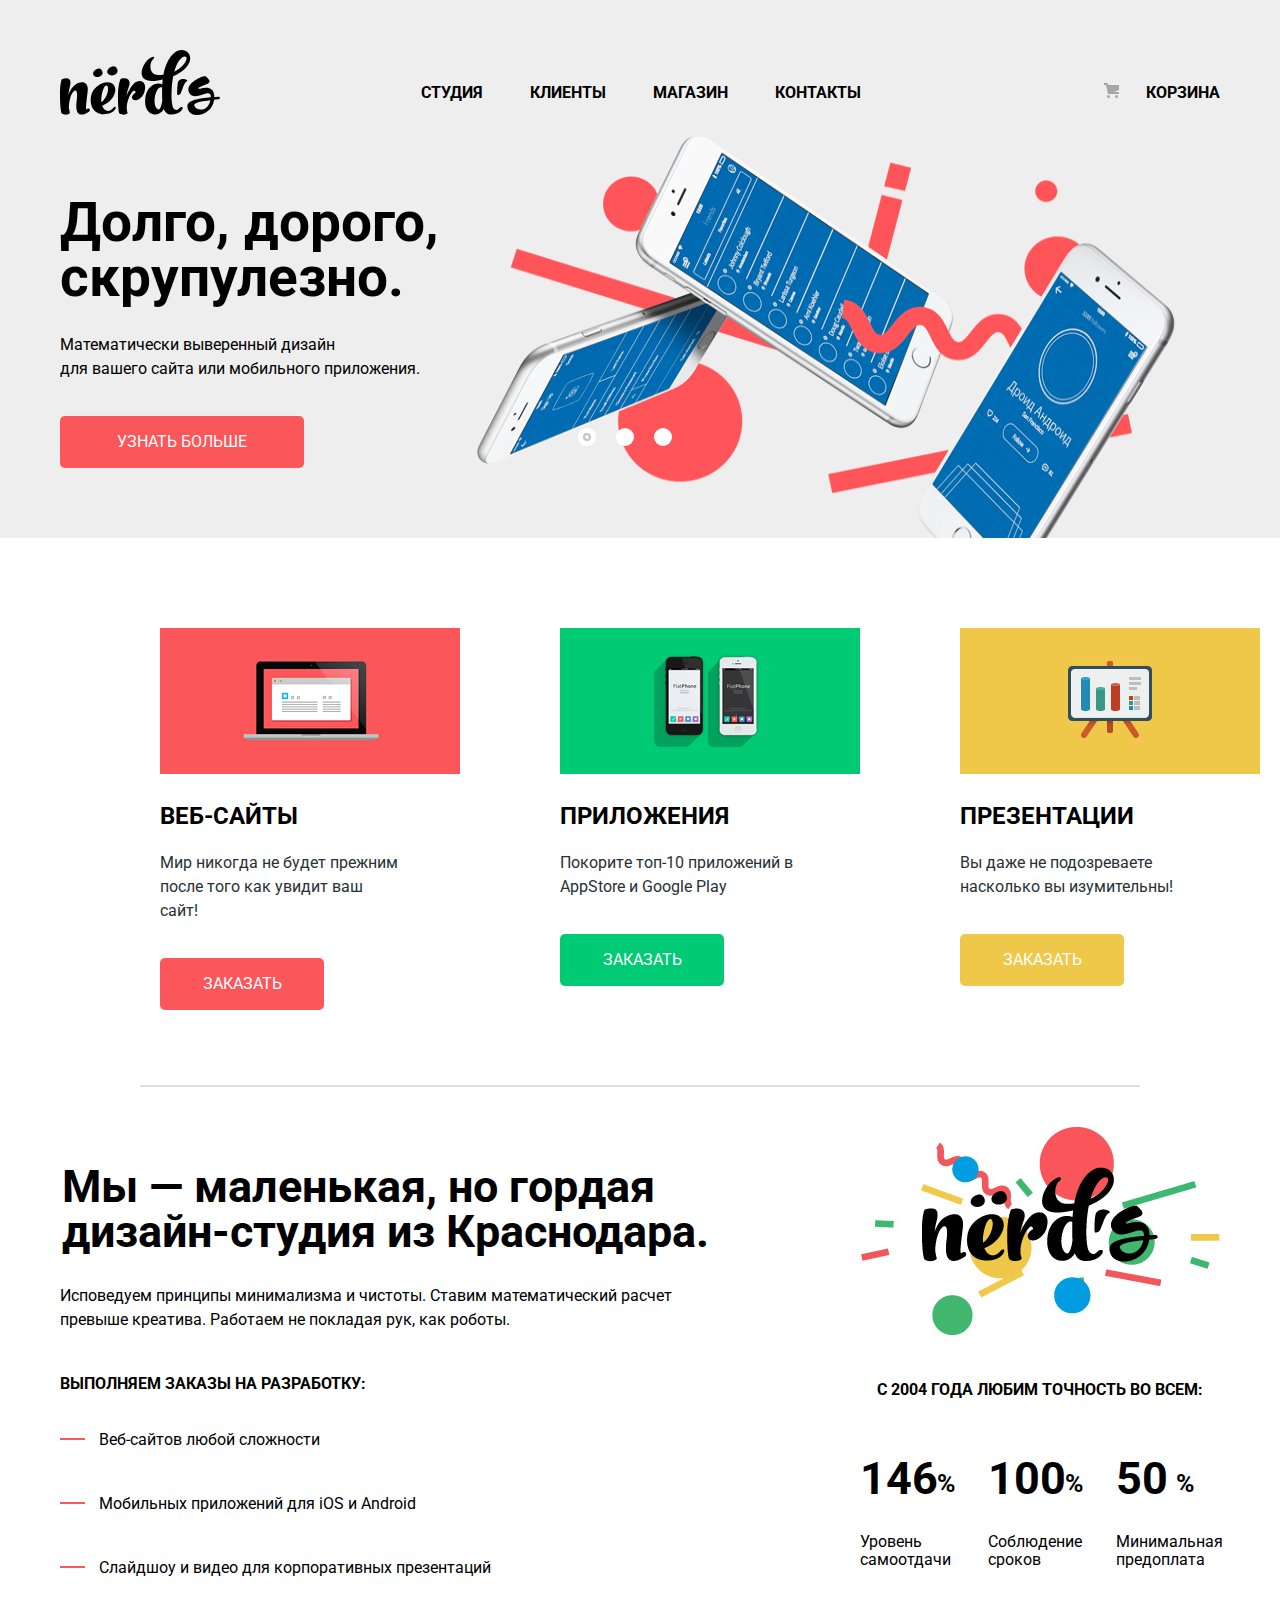
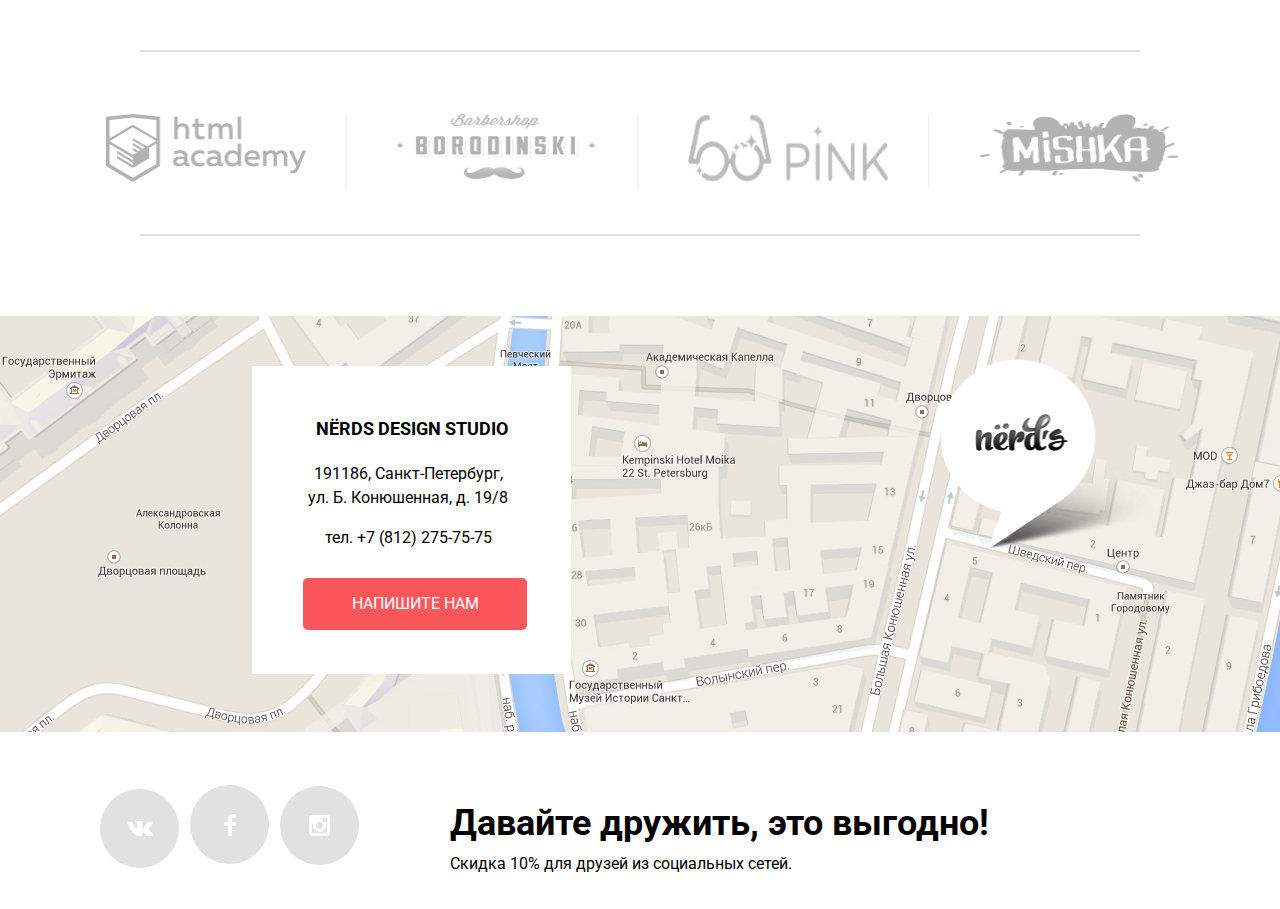
<file: index.html>
<!DOCTYPE html>
<html lang="ru">
<head>
  <meta charset="utf-8">
  <title>HTML Academy: Нёрдс</title>
  <link href="https://fonts.googleapis.com/css?family=Roboto" rel="stylesheet">
  <link href="css/normalize.css" rel="stylesheet">
  <link rel="stylesheet" href="css/style.min.css">
</head>
<body>
<!--Header-->
<header class="main-header">
  <div class="container">
    <nav class="navigation">
      <a class="main-logo">
        <img class="logo" src="img/nerds-logo.svg" width="160" height="65" alt="Логотип проекта Нердс">
      </a>
      <ul class="main-menu">
        <li><a class="main-nav" href="Studio.html">Cтудия</a></li>
        <li><a class="main-nav" href="Customers.html">Клиенты</a></li>
        <li><a class="main-nav" href="catalog.html">Магазин</a></li>
        <li><a class="main-nav" href="Contact.html">Контакты</a></li>
      </ul>
<!--basket form-->
      <a class="basket" href="#">
        <img class="mini-photo" src="img/cart-icon.svg" width="15" height="15" alt="мини картинка для корзины">Корзина
      </a>
<!--finish the basket form-->
    </nav>
<!--slider-->
<section class="slider">
  <div class="container">
    <h2 class="visually-hidden">Преимущества</h2>
    <div id="slider">
      <div class="slide active">
        <h3>Долго, дорого,<br> скрупулезно.</h3>
        <p>Математически выверенный дизайн<br> для вашего сайта или мобильного приложения.</p>
        <img class="slide-photo" src="img/slide-1.png" width="698" height="403" alt="Телефоны">
        <a class="slider-item-button" href="#">Узнать больше</a>
      </div>
      <div class="slide">
        <h3>Любим математику<br> как никто другой</h3>
        <p>Никакого креатива, только математические формулы<br> для расчета идеальных пропорций.</p>
        <img class="slide-photo" src="img/slide-2.png" width="698" height="403" alt="Компьютеры">
        <a class="slider-item-button" href="#">Узнать больше</a>
      </div>
      <div class="slide">
        <h3>Только ночь,<br> только хардкор</h3>
        <p>Работать днем, как все? Мы против этого.<br> Ближе к полуночи работа только начинается.</p>
        <img class="slide-photo" src="img/slide-3.png" width="698" height="403" alt="Планшеты">
        <a class="slider-item-button" href="#">Узнать больше</a>
      </div>
    </div>
    <div class="controls">
      <a class="slide-control active" href="#" data-slide="0" ></a>
      <a class="slide-control" href="#" data-slide="1"></a>
      <a class="slide-control" href="#" data-slide="2"></a>
    </div>
  </div>
</section>
<!--slider[END]-->
  </div>
</header>
<!--Header[END]-->

<!--Main section-->
<section class="main-section">
  <div class="container">
    <ul class="services">
      <li class="service-item">
        <img class="web-sites" src="img/product-1.jpg" width="300" height="146" alt="Фото каталога веб-сайтов">
        <p>Веб-сайты</p>
        <p class="product-text">Мир никогда не будет прежним после того как увидит ваш сайт!</p>
        <a class="button1" href="#">Заказать</a>
      </li>
      <li class="service-item">
        <img class="applications" src="img/product-2.jpg" width="300" height="146" alt="Фото каталога приложений">
        <p>Приложения</p>
        <p class="product-text">Покоритe топ-10 приложений в AppStore и Google Play</p>
        <a class="button2" href="#">Заказать</a>
      </li>
      <li class="service-item">
        <img class="presentation" src="img/product-3.jpg" width="300" height="146" alt="Фото каталога презентаций">
        <p>Презентации</p>
        <p class="product-text">Вы даже не подозреваете насколько вы изумительны!</p>
        <a class="button3" href="#">Заказать</a>
      </li>
    </ul>
  </div>
</section>
<!--Main section[END]-->

<!--section info-->
<div class="line1"></div>
<section class="section info">
  <div class="container">
    <div class="inner-columns">
      <div class="inner-column-left">
        <h3>Мы — маленькая, но гордая<br>дизайн-студия из Краснодара. </h3>
          <p>Исповедуем принципы минимализма и чистоты. Ставим математический расчет<br>
              превыше креатива. Работаем не покладая рук, как роботы.</p>
          <p class="column-left-text"><strong>Выполняем заказы на разработку:</strong></p>
        <div class="infocontainer2">
          <p class="nerds-info">Веб-сайтов любой сложности</p><br>
          <p class="nerds-info">Мобильных приложений для iOS и Android</p><br>
          <p class="nerds-info">Слайдшоу и видео для корпоративных презентаций</p>
        </div>
      </div>
      <div class="inner-column-right">
        <img class="nerds-illustration" src="img/nerds-illustration.png" width="360" height="208" alt="Логотип">
        <p class="right-info">с 2004 года Любим точность во всем:</p>
        <div class="infocontainer">
          <p class="right-info-column"><strong>146</strong><b>%</b>
          <span>Уровень<br>самоотдачи</span></p>
          <p class="right-info-column"><strong>100</strong><b>%</b>
          <span>Соблюдение<br>сроков</span></p>
          <p class="right-info-column"><strong>50</strong><b class="last-teg-b">%</b>
          <span>Минимальная<br>предоплата</span></p>
      </div>
      </div>
    </div>
  </div>
</section>
  <div class="line2"></div>
<!--section info[END]-->

<!--section logo-->
<section class="section logo">
  <div class="container">
    <div class="inner-logo">
      <a class="product-logo" href="https://htmlacademy.ru/intensive/htmlcss">
        <img src="img/logo-1-png-copy.png" width ="200" height="68" alt="ccылка на htmlacademy">
      </a>
      <a class="product-logo" href="#">
        <img src="img/logo-2-png-copy.png" width ="200" height="68" alt="ccылка на сайт баршопа Borodinski">
      </a>
      <a class="product-logo" href="#">
        <img src="img/logo-3-png-copy.png" width ="200" height="68" alt="ссылка на сайте Pink">
      </a>
      <a class="product-logo" href="#">
        <img src="img/logo-4-png-copy.png" width ="200" height="68" alt="ссылка на сайт Mishka">
      </a>
    </div>
  </div>
</section>
  <div class="line3"></div>
<!--section Logo[END]-->

<!--section map-->
<section class="section map">
  <div class="inner-map">
    <iframe class="maps" src="https://www.google.com/maps/embed?pb=!1m14!1m12!1m3!1d1680.604198725929!2d30.322114579016308!3d59.93900380463333!2m3!1f0!2f0!3f0!3m2!1i1024!2i768!4f13.1!5e0!3m2!1sru!2sru!4v1551382256254"
     allowfullscreen></iframe>
    <img class="marker" src="img/map-marker-png.png" width="232" height="190" alt="Маркер карты">
    <div class="modal-map">
      <p class="info-nerds-modal"><strong>NЁRDS DESIGN STUDIO</strong></p>
      <address class="addr">191186, Санкт-Петербург,<br>
        ул. Б. Конюшенная, д. 19/8<br>
        <p class="tel">тел. +7 (812) 275-75-75</p>
      </address>
      <a class="write">Напишите нам</a>
    </div>
  </div>
</section>
<!--section map[END]-->


<!--pop-up-->
<section class="modal pop-up">
    <h3>Напишите нам</h3>
  <form class="form" id="main-form" action="https://echo.htmlacademy.ru" method="post">
  <div class="mex">
  <p class="pop-upitem">
    <label for="pop-upname">Ваше имя:</label>
    <input class="name" id="pop-upname" type="text" name="name" pattern="[A-Za-zА-Яа-яЁё]" placeholder="Имя Фамилия">
  </p>
  <p class="pop-upitem">
    <label for="pop-upemail">Ваш e-mail:</label>
    <input class="e-mail" id="pop-upemail" type="email" name="login" placeholder="email@example.com">
  </p>
  </div>
  <p class="pop-upitem">
    <label for="pop-upmessadge">Текст письма:</label>
    <textarea class="pop-up-messadge" id="pop-upmessadge" form="main-form" cols="85" rows="5" placeholder="В свободной форме" ></textarea>
  </p>
  <button class="button-form btn" type="submit">ОТПРАВИТЬ</button>
  <button class="modal-close" type="button">Закрыть</button>
  </form>
</section>
<!--pop-up[END]-->

<!--Footer-->
<footer class="main-footer">
  <div class="container">
    <div class="footer-section">
      <ul class="footer-menu">
        <li class="social-item">
          <a class="social-button" href="#">
            <span class="visually-hidden">Вконтакте</span>
            <svg xmlns="http://www.w3.org/2000/svg" xmlns:xlink="http://www.w3.org/1999/xlink" x="0px" y="0px"
                width="26px" height="15px" viewBox="0 0 26 15" enable-background="new 0 0 26 15" xml:space="preserve">
              <path fill="#fff" d="M16.138,11.51c0.956-0.309,2.18,2.04,3.483,2.939c0.978,0.681,1.727,0.534,1.727,0.534l3.473-0.05
                c0,0,1.815-0.112,0.957-1.554c-0.071-0.12-0.503-1.069-2.585-3.022c-2.177-2.043-1.882-1.712,0.739-5.244
                c1.597-2.153,2.236-3.468,2.036-4.028c-0.192-0.539-1.365-0.399-1.365-0.399L20.69,0.713c-0.381,0.001-0.704,0.119-0.851,0.515
                c-0.003,0.004-0.621,1.666-1.445,3.079c-1.741,2.989-2.436,3.148-2.724,2.961c-0.661-0.433-0.494-1.737-0.494-2.664
                c0-2.897,0.432-4.105-0.846-4.417c-0.427-0.104-0.739-0.172-1.828-0.182c-1.392-0.021-2.574,0-3.244,0.329
                c-0.445,0.223-0.786,0.712-0.579,0.74c0.26,0.035,0.843,0.16,1.155,0.586c0.401,0.552,0.389,1.789,0.389,1.789
                s0.229,3.411-0.54,3.834c-0.528,0.29-1.25-0.302-2.803-3.016C6.087,2.879,5.488,1.345,5.488,1.345S5.372,1.06,5.162,0.904
                C4.912,0.719,4.562,0.66,4.562,0.66L0.848,0.684c0,0-0.558,0.016-0.763,0.262C-0.097,1.164,0.07,1.614,0.07,1.614
                s2.909,6.881,6.203,10.347c3.02,3.182,6.452,2.971,6.452,2.971h1.555c0,0,0.469-0.054,0.709-0.312
                c0.224-0.24,0.214-0.691,0.214-0.691S15.172,11.82,16.138,11.51z"></path>
            </svg>
           </a>
        </li>
        <li class="social-item">
          <a class="social-button" href="#">
            <span class="visually-hidden">Фейсбук</span>
            <svg version="1.1" id="Layer_2" xmlns="http://www.w3.org/2000/svg" xmlns:xlink="http://www.w3.org/1999/xlink" x="0px" y="0px"
                width="12px" height="22px" viewBox="0 0 12 22" enable-background="new 0 0 12 22" xml:space="preserve">
              <path fill="#fff" d="M12,4V0H8C5.791,0,4,1.791,4,4v4H0v4h4v10h4V12h4V8H8V4H12z"/>
            </svg>
          </a>
        </li>
        <li class="social-item">
          <a class="social-button" href="#">
          <span class="visually-hidden"> Инстаграм</span>
          <svg version="1.1" id="Layer_1" xmlns="http://www.w3.org/2000/svg" xmlns:xlink="http://www.w3.org/1999/xlink" x="0px" y="0px"
            width="21px" height="21px" viewBox="0 0 21 21" enable-background="new 0 0 21 21" xml:space="preserve">
          <path fill="#fff" d="M18,0H3C1.35,0,0,1.35,0,3v15c0,1.65,1.35,3,3,3h15c1.65,0,3-1.35,3-3V3C21,1.35,19.65,0,18,0z M10.5,7
            c1.93,0,3.5,1.57,3.5,3.5S12.43,14,10.5,14S7,12.43,7,10.5S8.57,7,10.5,7z M18,18H3V9h1.181C4.067,9.482,4,9.983,4,10.5
            c0,3.59,2.91,6.5,6.5,6.5s6.5-2.91,6.5-6.5c0-0.517-0.066-1.018-0.181-1.5H18V18z M18,7h-4V3h4V7z"/>
          </svg>
          </a>
        </li>
      </ul>
      <div class="text-container">
        <p class="footer-text">Давайте дружить, это выгодно!</p>
        <b class="discount">Скидка 10% для друзей из социальных сетей.</b>
      </div>
    </div>
  </div>
</footer>
<!--Footer[END]-->
<script src="js/script.min.js"></script>
</body>
</html>
</file>
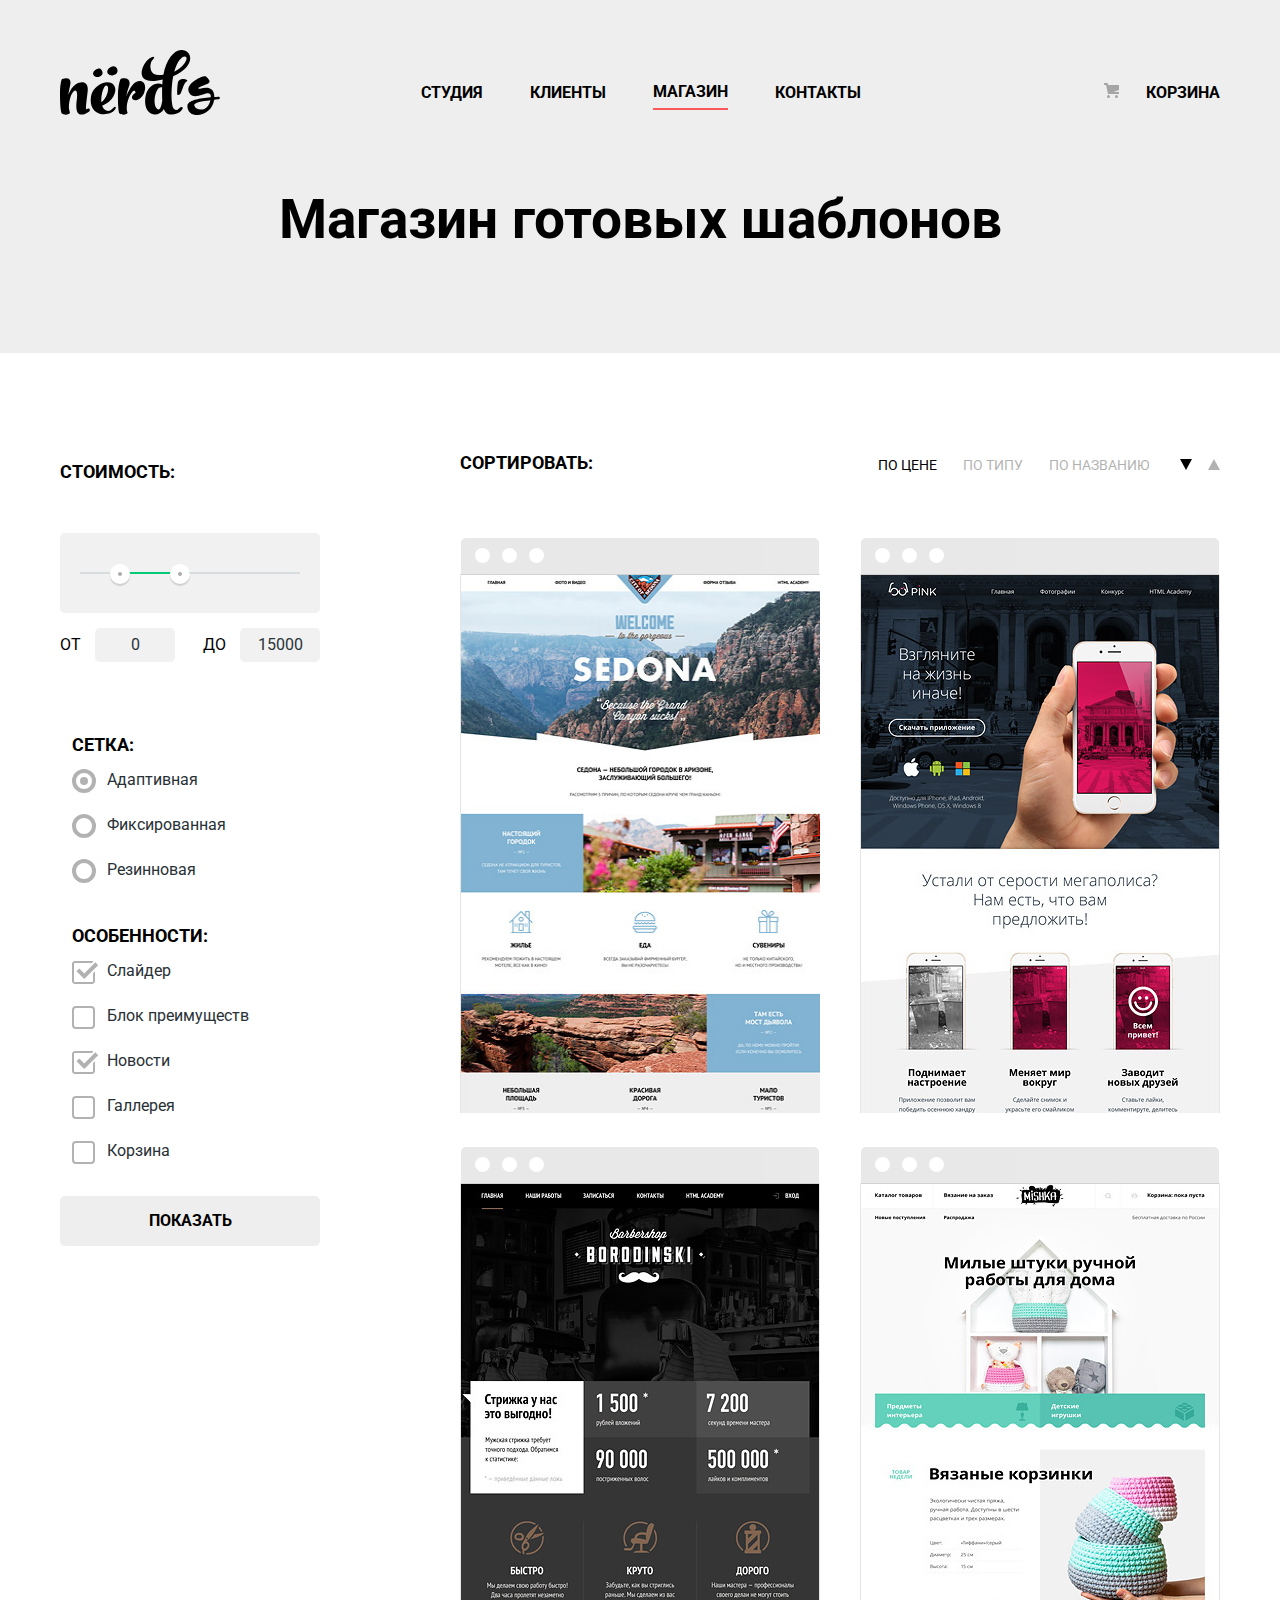
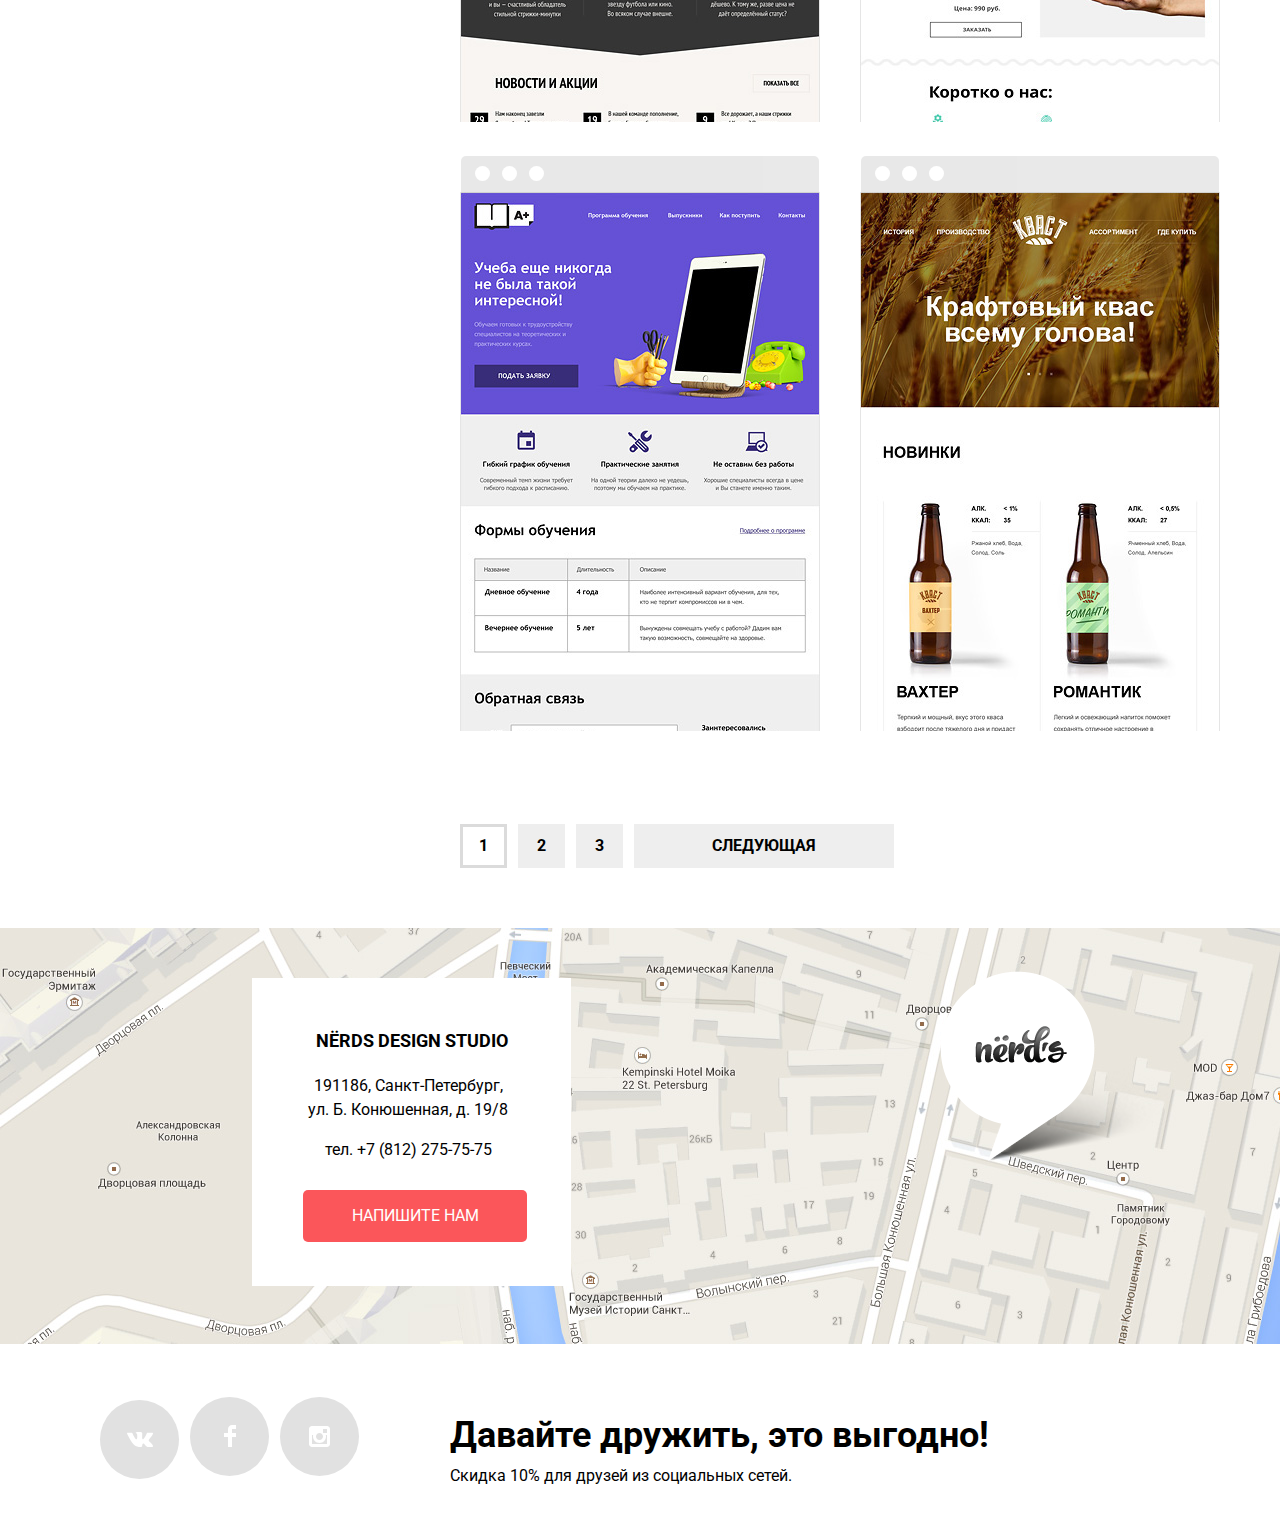
<file: catalog.html>
<!DOCTYPE html>
<html lang="ru">
<head>
  <meta charset="utf-8">
  <title>HTML Academy: Нёрдс</title>
  <link href="https://fonts.googleapis.com/css?family=Roboto" rel="stylesheet">
  <link href="css/normalize.css" rel="stylesheet">
  <link rel="stylesheet" href="css/style.min.css">
</head>
<body>
<!--Header-->
<header class="main-header">
  <div class="container">
    <nav class="navigation">
      <a class="main-logo" href="index.html">
        <img class="logo" src="img/nerds-logo.svg" width="160" height="65" alt="Логотип проекта Нердс">
      </a>
      <ul class="main-menu">
        <li><a class="main-nav" href="Studio.html">Cтудия</a></li>
        <li><a class="main-nav" href="Customers.html">Клиенты</a></li>
        <li><a class="shoper">Магазин</a></li>
        <li><a class="main-nav" href="Contact.html">Контакты</a></li>
      </ul>
      <!--basket form-->
      <a class="basket" href="#">
        <img class="mini-photo" src="img/cart-icon.svg" width="15" height="15" alt="мини картинка для корзины">Корзина
      </a>
      <!--finish the basket form-->
    </nav>
    <h1 class="headline">Магазин готовых шаблонов</h1>
  </div>
</header>
<!--Header[END]-->

<!--Filter-->
<div class="container">
  <div class="catalog-columns">
    <section class="filters">
      <h2 class="visually-hidden">Фильтр товаров</h2>
      <form class="filter" method="get" action="https://echo.htmlacademy.ru">
        <fieldset class="filter-item">
          <legend>Стоимость:</legend>
          <div class="range-filter">
            <div class="range-controls">
              <div class="scale">
                <div class="bar" style="margin-left: 20%; width: 30%"></div>
              </div>
              <div class="toggle toggle-min"></div>
              <div class="toggle toggle-max"></div>
            </div>
            <div class="price-controls">
              <label class="min-price">от <input name="min-price" type="text" value="0"></label>
              <label class="max-price">до <input name="max-price" type="text" value="15000"></label>
            </div>
          </div>
        </fieldset>
          <fieldset>
              <p class="grid">Cетка:</p>
              <div class="grid-list">
              <ul class="ul-filter">
                <li class="filter-option">
                  <input class="visually-hidden filter-input filter-input-radio" type="radio" name="option" value="adaptive" id="grid-adaptive" checked>
                  <label for="grid-adaptive" tabindex="0">Адаптивная</label>
                </li>
                <li class="filter-option">
                  <input class="visually-hidden filter-input filter-input-radio" type="radio" name="option" value="Fixed" id="grid-Fixed">
                  <label for="grid-Fixed" tabindex="0">Фиксированная</label>
                </li>
                <li class="filter-option">
                  <input class="visually-hidden filter-input filter-input-radio" type="radio" name="option" value="Rubber" id="grid-Rubber">
                  <label for="grid-Rubber" tabindex="0">Резинновая</label>
                </li>
              </ul>
              </div>
          </fieldset>
          <fieldset>
            <p class="features">Особенности:</p>
            <ul class="ul-filter">
              <li class="filter-option">
                <input class="visually-hidden filter-input filter-input-checkbox" type="checkbox" name="option1" id="Slider" checked>
                <label for="Slider" tabindex="0">Слайдер</label>
              </li>
              <li class="filter-option">
                <input class="visually-hidden filter-input filter-input-checkbox" type="checkbox" name="option2" id="Advantage-block">
                <label for="Advantage-block" tabindex="0">Блок преимуществ</label>
              </li>
              <li class="filter-option">
                <input class="visually-hidden filter-input filter-input-checkbox" type="checkbox" name="option3" id="News" checked>
                <label for="News" tabindex="0">Новости</label>
              </li>
              <li class="filter-option">
                <input class="visually-hidden filter-input filter-input-checkbox" type="checkbox" name="option4" id="Gallery">
                <label for="Gallery" tabindex="0">Галлерея</label>
              </li>
              <li class="filter-option">
                <input class="visually-hidden filter-input filter-input-checkbox" type="checkbox" name="option5" id="Basket">
                <label for="Basket" tabindex="0">Корзина</label>
              </li>
            </ul>
          </fieldset>
          <button class="filter-button btn" type="submit">Показать</button>
      </form>
    </section>
<!--Filter[END]-->

<!--Product-List section-->
    <section class="catalog">
    <div class="sorts">
      <p class="sort-main">СОРТИРОВАТЬ:</p>
      <div class="sort">
        <a class="act first" href="#">По цене</a>
        <a class="sort-item" href="#">По типу</a>
        <a class="sort-item" href="#">По названию</a>
        <a class="down" href="#" title="Отсортирует элементы от большего к меньшему"></a> <!--Отсортирует элементы от большего к меньшему-->
        <a class="up" href="#" title="Отсортирует элементы от меньшего к большему"></a> <!--Отсортирует элементы от меньшего к большему-->
      </div>
    </div>
      <ul class="product-list">
        <li class="product-item">
          <div class="product-header">
            <span class="dotes"></span>
            <span class="dotes"></span>
            <span class="dotes"></span>
          </div>
          <img class="product-photo" src="img/img-sedona.jpg" width="370" height="576" alt="Проект Седона">
          <div class="product-info">
            <a class="product-text-catalog" href="#">SEDONA</a>
            <p class="product-description">Информационный сайт<br> для туристов</p>
            <a class="sell" href="#">9 900 руб.</a>
          </div>
        </li>
        <li class="product-item">
          <div class="product-header">
            <span class="dotes"></span>
            <span class="dotes"></span>
            <span class="dotes"></span>
          </div>
          <img class="product-photo" src="img/img-pink.jpg" width="360" height="576" alt="Проект Пинк">
          <div class="product-info">
            <a class="product-text-catalog" href="#">PINK</a>
            <p class="product-description">Продуктовый лендинг<br> приложения для iOS и Android</p>
            <a class="sell" href="#">9 900 руб.</a>
          </div>
        </li>
        <li class="product-item">
          <div class="product-header">
            <span class="dotes"></span>
            <span class="dotes"></span>
            <span class="dotes"></span>
          </div>
          <img class="product-photo" src="img/img-barbershop.jpg" width="360" height="576" alt="Проект Бородинский">
          <div class="product-info">
            <a class="product-text-catalog" href="#">BARBERSHOP</a>
            <p class="product-description">Сайт салона красоты.<br>Для мужчин, да.</p>
            <a class="sell" href="#">9 900 руб.</a>
          </div>
        </li>
        <li class="product-item">
          <div class="product-header">
            <span class="dotes"></span>
            <span class="dotes"></span>
            <span class="dotes"></span>
          </div>
          <img class="product-photo" src="img/img-mishka.jpg" width="360" height="576" alt="Проект Мишка">
          <div class="product-info">
            <a class="product-text-catalog" href="#">MISHKA</a>
            <p class="product-description">Интернет-магазин<br> вязаных игрушек</p>
            <a class="sell" href="#">9 900 руб.</a>
          </div>
        </li>
        <li class="product-item">
          <div class="product-header">
            <span class="dotes"></span>
            <span class="dotes"></span>
            <span class="dotes"></span>
          </div>
          <img class="product-photo" src="img/img-aplus.jpg" width="360" height="576" alt="Проект Обучение">
            <div class="product-info">
              <a class="product-text-catalog" href="#">A PLUS</a>
              <p class="product-description">Лендинг курсов повышения<br> квалификации</p>
              <a class="sell" href="#">9 900 руб.</a>
            </div>
        </li>
        <li class="product-item">
          <div class="product-header">
            <span class="dotes"></span>
            <span class="dotes"></span>
            <span class="dotes"></span>
          </div>
          <img class="product-photo" src="img/img-kvast.jpg" width="360" height="576" alt="Проект Квас">
            <div class="product-info">
              <a class="product-text-catalog" href="#">КВАСT</a>
              <p class="product-description">Промо-сайт производителя<br> крафтового кваса</p>
              <a class="sell" href="#">9 900 руб.</a>
            </div>
        </li>
      </ul>
      <ul class="pagination-list">
        <li class="pagination-item pagination-item-current"><a>1</a></li>
        <li class="pagination-item"><a href="#">2</a></li>
        <li class="pagination-item"><a href="#">3</a></li>
        <li class="pagination-item last"><a href="#">Следующая</a></li>
      </ul>
    </section>
  </div>
</div>
<!--Product-List section[END]-->

<!--pop-up-->
<section class="modal pop-up">
  <h3>Напишите нам</h3>
  <form class="form" id="main-form" action="https://echo.htmlacademy.ru" method="post">
  <div class="mex">
  <p class="pop-upitem">
    <label for="pop-upname">Ваше имя:</label>
    <input class="name" id="pop-upname" type="text" name="name" pattern="[A-Za-zА-Яа-яЁё]" placeholder="Имя Фамилия">
  </p>
  <p class="pop-upitem">
    <label for="pop-upemail">Ваш e-mail:</label>
    <input class="e-mail" id="pop-upemail" type="email" name="login" placeholder="email@example.com">
  </p>
  </div>
  <p class="pop-upitem">
    <label for="pop-upmessadge">Текст письма:</label>
    <textarea class="pop-up-messadge" id="pop-upmessadge" form="main-form" cols="90" rows="5" placeholder="В свободной форме" ></textarea>
  </p>
  <button class="button-form btn" type="submit">ОТПРАВИТЬ</button>
  <button class="modal-close" type="button">Закрыть</button>
  </form>
</section>
<!--pop-up[END]-->

<!--section map-->
<section class="section map">
  <div class="inner-map">
    <iframe class="maps" src="https://www.google.com/maps/embed?pb=!1m14!1m12!1m3!1d1680.604198725929!2d30.322114579016308!3d59.93900380463333!2m3!1f0!2f0!3f0!3m2!1i1024!2i768!4f13.1!5e0!3m2!1sru!2sru!4v1551382256254"
     allowfullscreen></iframe>
    <img class="marker" src="img/map-marker-png.png" width="231" height="190" alt="Маркер карты">
    <div class="modal-map">
      <p class="info-nerds-modal"><strong>NЁRDS DESIGN STUDIO</strong></p>
      <address class="addr">191186, Санкт-Петербург,<br>ул. Б. Конюшенная, д. 19/8<br>
        <p class="tel">тел. +7 (812) 275-75-75</p>
      </address>
      <a class="write" href="#">Напишите нам</a>
    </div>
  </div>
</section>
<!--section map[END]-->

<!--Footer-->
<footer class="main-footer">
    <div class="container">
      <div class="footer-section">
        <ul class="footer-menu">
          <li class="social-item">
            <a class="social-button" href="#">
              <span class="visually-hidden">Вконтакте</span>
              <svg xmlns="http://www.w3.org/2000/svg" xmlns:xlink="http://www.w3.org/1999/xlink" x="0px" y="0px"
                  width="26px" height="15px" viewBox="0 0 26 15" enable-background="new 0 0 26 15" xml:space="preserve">
                <path fill="#fff" d="M16.138,11.51c0.956-0.309,2.18,2.04,3.483,2.939c0.978,0.681,1.727,0.534,1.727,0.534l3.473-0.05
                  c0,0,1.815-0.112,0.957-1.554c-0.071-0.12-0.503-1.069-2.585-3.022c-2.177-2.043-1.882-1.712,0.739-5.244
                  c1.597-2.153,2.236-3.468,2.036-4.028c-0.192-0.539-1.365-0.399-1.365-0.399L20.69,0.713c-0.381,0.001-0.704,0.119-0.851,0.515
                  c-0.003,0.004-0.621,1.666-1.445,3.079c-1.741,2.989-2.436,3.148-2.724,2.961c-0.661-0.433-0.494-1.737-0.494-2.664
                  c0-2.897,0.432-4.105-0.846-4.417c-0.427-0.104-0.739-0.172-1.828-0.182c-1.392-0.021-2.574,0-3.244,0.329
                  c-0.445,0.223-0.786,0.712-0.579,0.74c0.26,0.035,0.843,0.16,1.155,0.586c0.401,0.552,0.389,1.789,0.389,1.789
                  s0.229,3.411-0.54,3.834c-0.528,0.29-1.25-0.302-2.803-3.016C6.087,2.879,5.488,1.345,5.488,1.345S5.372,1.06,5.162,0.904
                  C4.912,0.719,4.562,0.66,4.562,0.66L0.848,0.684c0,0-0.558,0.016-0.763,0.262C-0.097,1.164,0.07,1.614,0.07,1.614
                  s2.909,6.881,6.203,10.347c3.02,3.182,6.452,2.971,6.452,2.971h1.555c0,0,0.469-0.054,0.709-0.312
                  c0.224-0.24,0.214-0.691,0.214-0.691S15.172,11.82,16.138,11.51z"></path>
              </svg>
            </a>
          </li>
          <li class="social-item">
            <a class="social-button" href="#">
              <span class="visually-hidden">Фейсбук</span>
              <svg version="1.1" id="Layer_2" xmlns="http://www.w3.org/2000/svg" xmlns:xlink="http://www.w3.org/1999/xlink" x="0px" y="0px"
                  width="12px" height="22px" viewBox="0 0 12 22" enable-background="new 0 0 12 22" xml:space="preserve">
                <path fill="#fff" d="M12,4V0H8C5.791,0,4,1.791,4,4v4H0v4h4v10h4V12h4V8H8V4H12z"/>
              </svg>
            </a>
          </li>
          <li class="social-item">
            <a class="social-button" href="#">
            <span class="visually-hidden"> Инстаграм</span>
            <svg version="1.1" id="Layer_1" xmlns="http://www.w3.org/2000/svg" xmlns:xlink="http://www.w3.org/1999/xlink" x="0px" y="0px"
              width="21px" height="21px" viewBox="0 0 21 21" enable-background="new 0 0 21 21" xml:space="preserve">
            <path fill="#fff" d="M18,0H3C1.35,0,0,1.35,0,3v15c0,1.65,1.35,3,3,3h15c1.65,0,3-1.35,3-3V3C21,1.35,19.65,0,18,0z M10.5,7
              c1.93,0,3.5,1.57,3.5,3.5S12.43,14,10.5,14S7,12.43,7,10.5S8.57,7,10.5,7z M18,18H3V9h1.181C4.067,9.482,4,9.983,4,10.5
              c0,3.59,2.91,6.5,6.5,6.5s6.5-2.91,6.5-6.5c0-0.517-0.066-1.018-0.181-1.5H18V18z M18,7h-4V3h4V7z"/>
            </svg>
            </a>
          </li>
        </ul>
        <div class="text-container">
          <p class="footer-text">Давайте дружить, это выгодно!</p>
          <b class="discount">Скидка 10% для друзей из социальных сетей.</b>
        </div>
      </div>
    </div>
  </footer>
  <!--Footer[END]-->
<script src="js/script.min.js"></script>
</body>
</html>
</file>
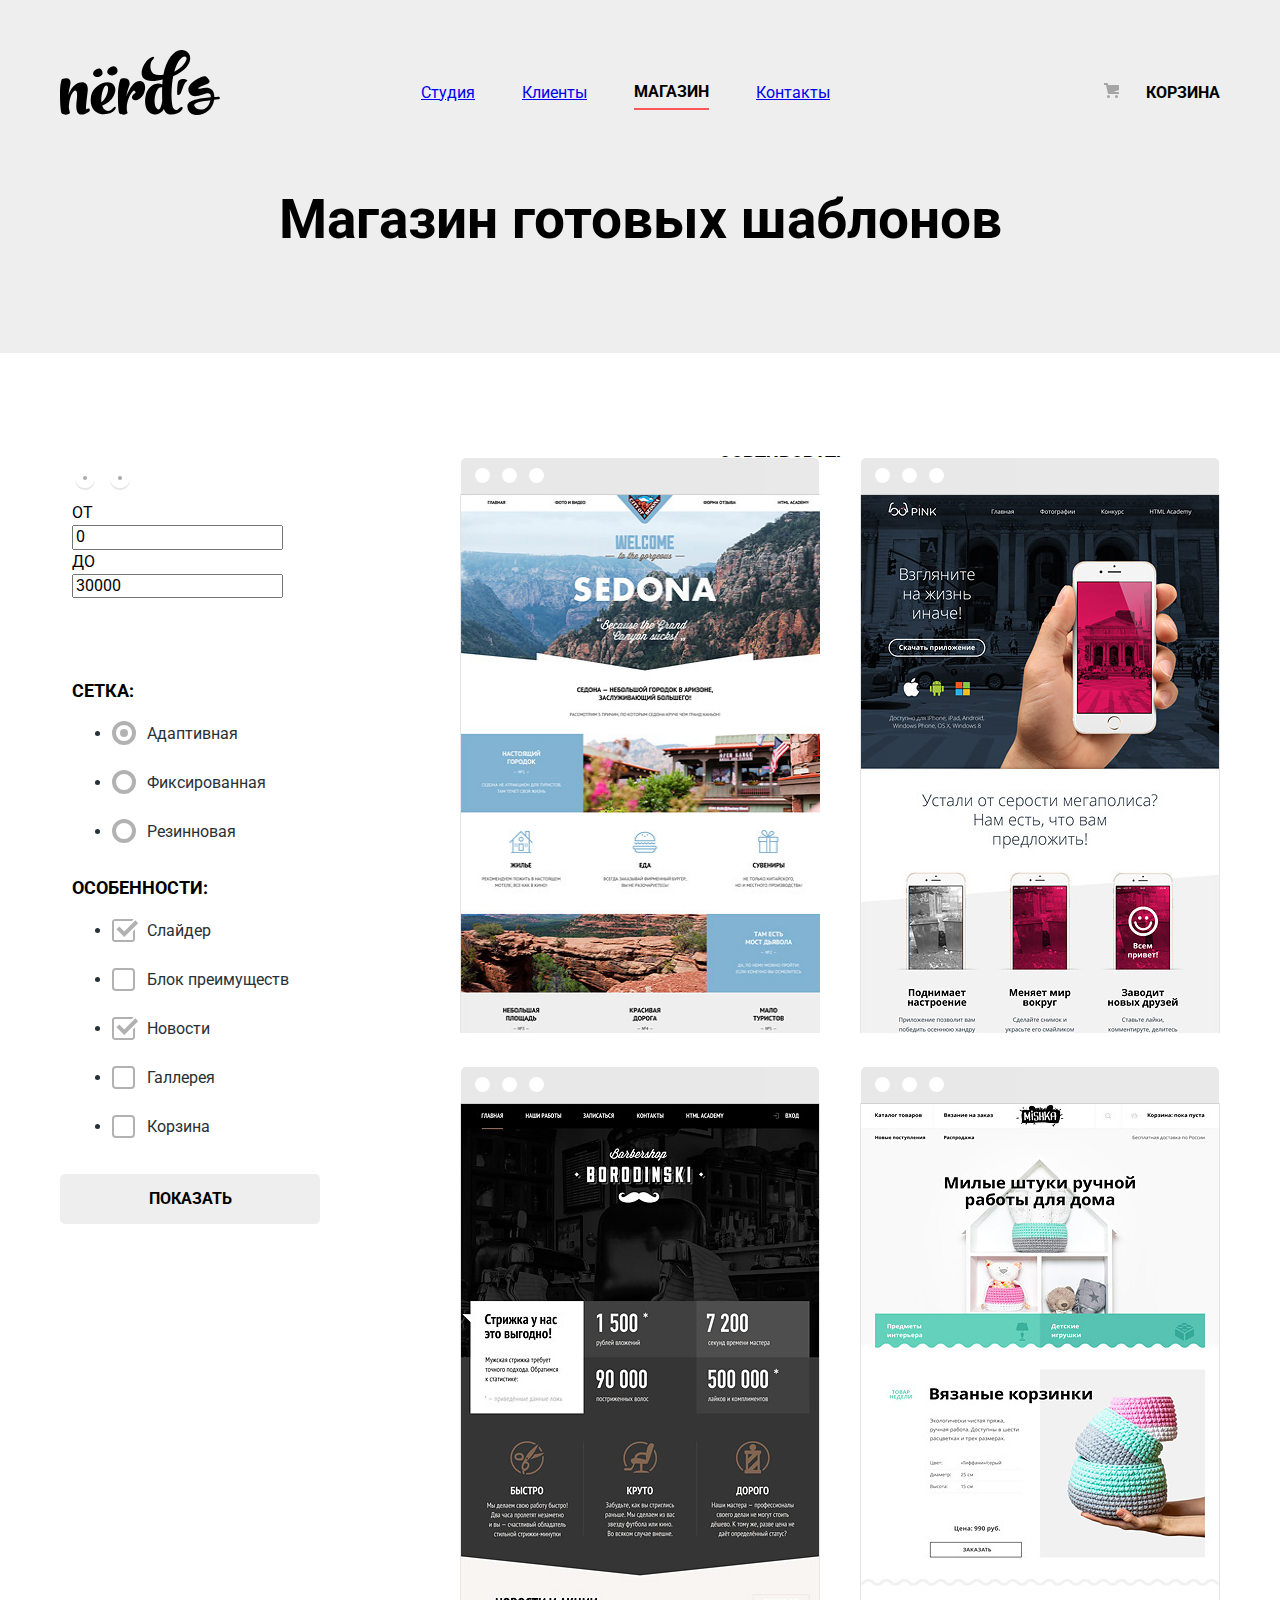
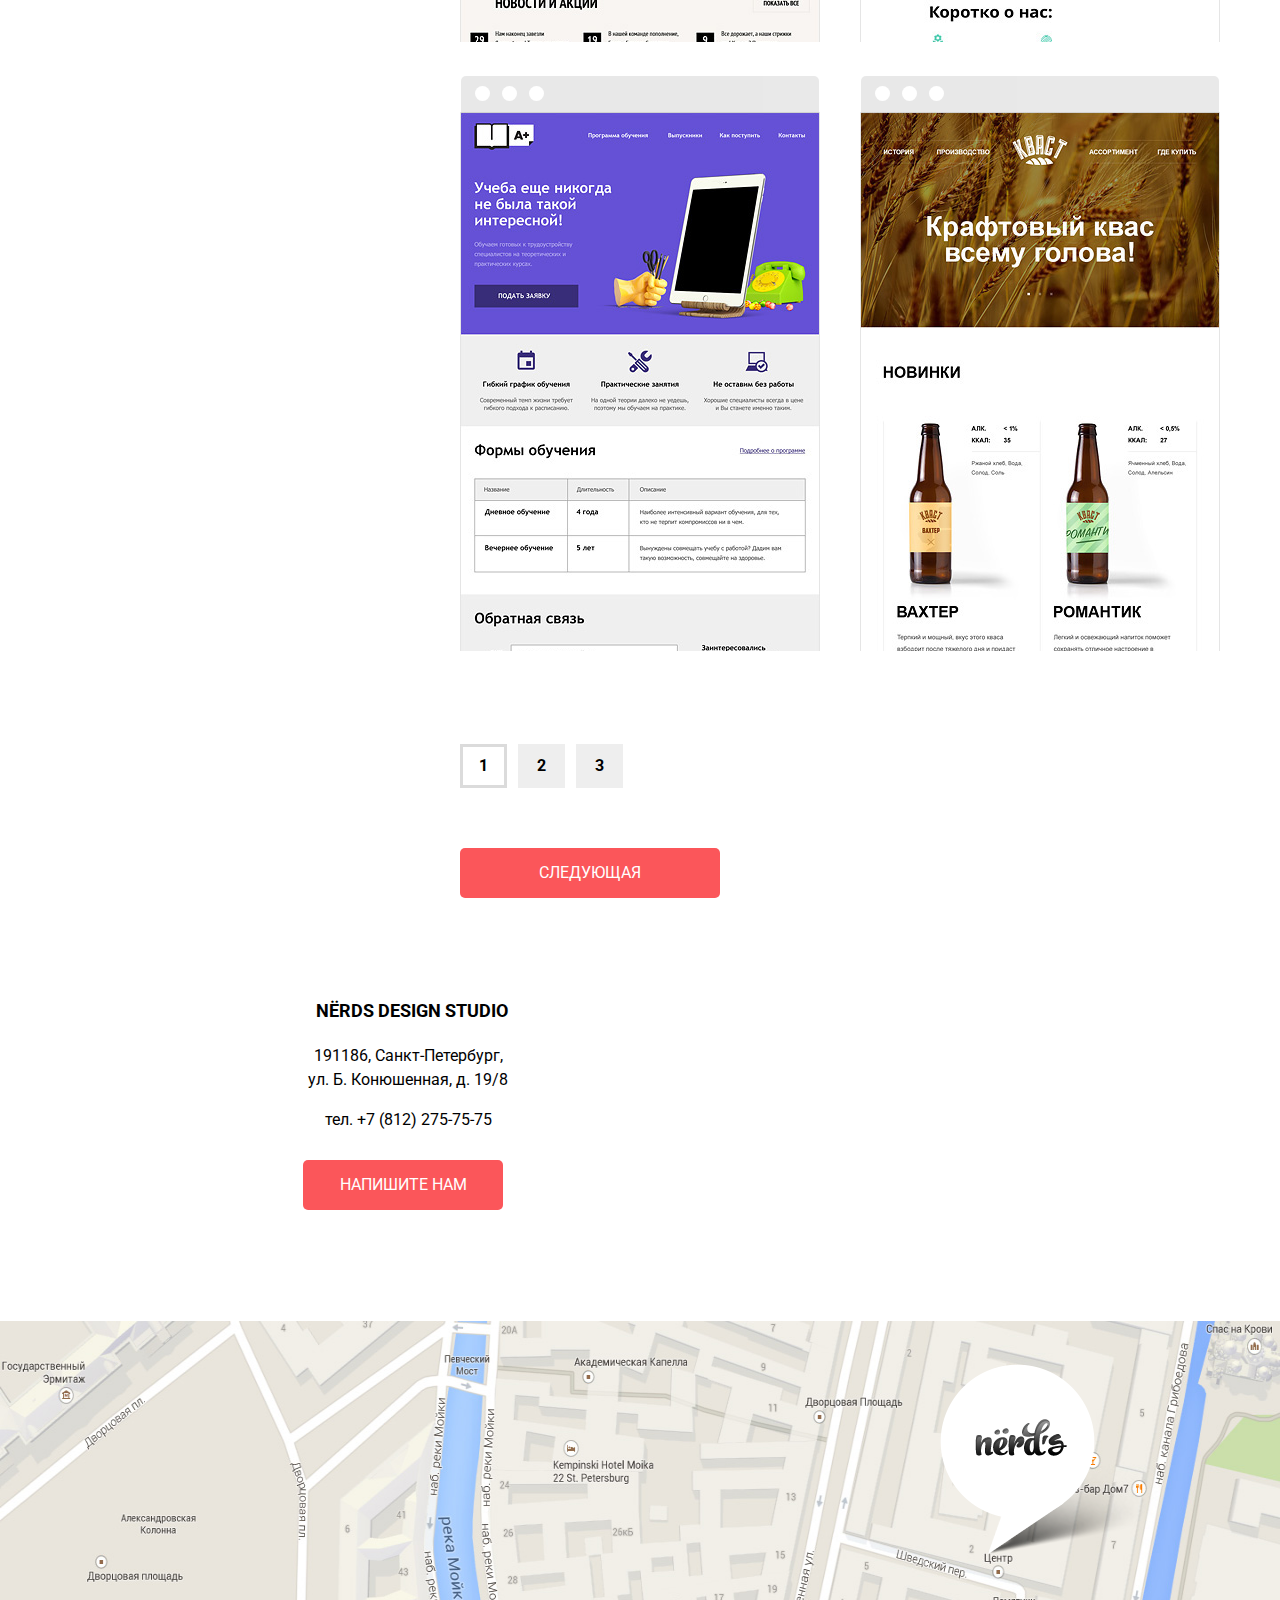
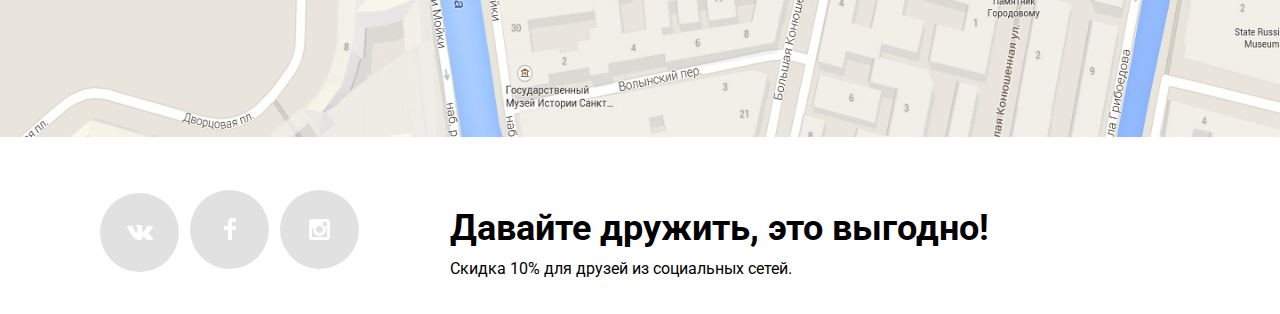
<file: nerds-catalog.html>
<!DOCTYPE html>
<html lang="ru">
<head>
  <meta charset="utf-8">
  <title>HTML Academy: Нёрдс</title>
  <link href="css/normalize.css" rel="stylesheet">
  <link rel="stylesheet" href="css/style.css">
  <link href="https://fonts.googleapis.com/css?family=Roboto" rel="stylesheet">
</head>
<body>
<!--Header-->
<header class="main-header">
  <div class="container">
    <nav class="navigation">
      <a class="main-logo" href="index.html">
        <img class="logo" src="img/nerds-logo.svg" width="160" height="65" alt="Логотип проекта Нердс">
      </a>
      <ul class="main-menu">
        <li><a href="Studio.html">Cтудия</a></li>
        <li><a href="Customers.html">Клиенты</a></li>
        <li><a class="shoper" href="nerds-catalog.html">Магазин</a></li>
        <li><a href="Contact.html">Контакты</a></li>
      </ul>
      <!--basket form-->
      <a class="basket" href="#">
        <img class="mini-photo" src="img/cart-icon.svg" width="15" height="15" alt="мини картинка для корзины">Корзина
      </a>
      <!--finish the basket form-->
    </nav>
    <h1 class="headline">Магазин готовых шаблонов</h1>
  </div>
</header>
<!--Header[END]-->

<!--Filter-->
<div class="container">
  <div class="catalog-columns">
    <section class="filters">
      <h2 class="visually-hidden">Фильтр товаров</h2>
      <form class="filter" method="get" action="https://echo.htmlacademy.ru">
        <fieldset class="filter__field-set filter__field-set_range">
          <div class="filter-range">
            <div class="filter-range__container_slider">
              <table class="range-slider">
                <tbody><tr>

                  <td class="range-slider__td range-slider__td_left" style="width: 66px;">
                    <div class="range-slider__img-wrap">
                      <img class="range-slider__thumb range-slider__thumb_left" src="img/filter-button.svg" alt="левая кнопка" width="20" height="23">
                    </div>
                  </td>

                  <td class="range-slider__td range-slider__td_center"></td>
                  <td class="range-slider__td range-slider__td_right" style="width: 1238px;">
                    <div class="range-slider__img-wrap">
                      <img class="range-slider__thumb range-slider__thumb_right" src="img/filter-button.svg" alt="правая кнопка" width="20" height="23">
                    </div>
                  </td>
                </tr>
              </tbody></table>
            </div>
            <span class="hard-text">ОТ</span>
            <div class="filter-range__container_value">
              <label class="filter-range__label">
                <input class="filter-range__value filter-range__value_min" type="text" name="value_min" value="0" data-min_value="0">
              </label>
            </div>
            <span class="hard-text2">ДО</span>
            <div class="filter-range__container_value">
              <label class="filter-range__label">
                <input class="filter-range__value filter-range__value_max" type="text" name="value_max" value="30000" data-max_value="35000">
              </label>
            </div>
          </div>
        </fieldset>
          <fieldset>
              <p class="grid">Cетка:</p>
              <div class="grid-list">
              <ul>
                  <li class="filter-option">
                      <input class="visually-hidden filter-input filter-input-radio" type="radio" name="option" value="adaptive" id="grid-adaptive" checked>
                      <label for="grid-adaptive">Адаптивная</label>
                  </li>
                  <li class="filter-option">
                      <input class="visually-hidden filter-input filter-input-radio" type="radio" name="option" value="Fixed" id="grid-Fixed">
                      <label for="grid-Fixed">Фиксированная</label>
                  </li>
                  <li class="filter-option">
                      <input class="visually-hidden filter-input filter-input-radio" type="radio" name="option" value="Rubber" id="grid-Rubber">
                      <label for="grid-Rubber">Резинновая</label>
                  </li>
              </ul>
              </div>
          </fieldset>
          <fieldset>
              <p class="features">Особенности:</p>
              <ul>
                  <li class="filter-option">
                      <input class="visually-hidden filter-input filter-input-checkbox" type="checkbox" name="option1" id="Slider" checked>
                      <label for="Slider">Слайдер</label>
                  </li>
                  <li class="filter-option">
                      <input class="visually-hidden filter-input filter-input-checkbox" type="checkbox" name="option2" id="Advantage-block">
                      <label for="Advantage-block">Блок преимуществ</label>
                  </li>
                  <li class="filter-option">
                      <input class="visually-hidden filter-input filter-input-checkbox" type="checkbox" name="option3" id="News" checked>
                      <label for="News">Новости</label>
                  </li>
                  <li class="filter-option">
                      <input class="visually-hidden filter-input filter-input-checkbox" type="checkbox" name="option4" id="Gallery">
                      <label for="Gallery">Галлерея</label>
                  </li>
                  <li class="filter-option">
                      <input class="visually-hidden filter-input filter-input-checkbox" type="checkbox" name="option5" id="Basket">
                      <label for="Basket">Корзина</label>
                  </li>
              </ul>
          </fieldset>
          <button class="filter-button btn" type="submit">Показать</button>
      </form>
    </section>
<!--Filter[END]-->

<!--Product-List section-->
    <section class="catalog">

      <div class="sort">
          <p class="sort-main">СОРТИРОВАТЬ:</p>
        <a class="sort-item act" href="#">По цене</a>
        <a class="sort-item" href="#">По типу</a>
        <a class="sort-item" href="#">По названию</a>
        <a class="down" href="?sort=ASC"></a>
        <a class="up" href="?sort=ASC"></a>
      </div>
      <ul class="product-list">
        <li class="product-item">
          <div class="product-header">
            <span class="dotes"></span>
            <span class="dotes"></span>
            <span class="dotes"></span>
          </div>

          <img class="product-photo1" src="img/img-sedona.jpg" width="370" height="576" alt="Проект Седона">
            <div class="product-info">
              <p class="product-text">SEDONA</p>
              <p class="product-description">Информационный сайт<br> для туристов</p>
              <button class="btn" type="submit">9 900 руб.</button>
            </div>
        </li>
        <li class="product-item">
          <div class="product-header">
            <span class="dotes"></span>
            <span class="dotes"></span>
            <span class="dotes"></span>
          </div>
          <img class="product-photo2" src="img/img-pink.jpg" width="360" height="576" alt="Проект Пинк">
            <div class="product-info">
              <p class="product-text">PINK</p>
              <p class="product-description">Продуктовый лендинг<br> приложения для iOS и Android</p>
              <button class="btn" type="submit">9 900 руб.</button>
            </div>
        </li>
        <li class="product-item">
          <div class="product-header">
            <span class="dotes"></span>
            <span class="dotes"></span>
            <span class="dotes"></span>
          </div>
          <img class="product-photo3" src="img/img-barbershop.jpg" width="360" height="576" alt="Проект Бородинский">
            <div class="product-info">
              <p class="product-text">BARBERSHOP</p>
              <p class="product-description">Сайт салона красоты.<br>Для мужчин, да.</p>
              <button class="btn" type="submit">9 900 руб.</button>
            </div>
        </li>
        <li class="product-item">
          <div class="product-header">
            <span class="dotes"></span>
            <span class="dotes"></span>
            <span class="dotes"></span>
          </div>
          <img class="product-photo4" src="img/img-mishka.jpg" width="360" height="576" alt="Проект Мишка">
            <div class="product-info">
              <p class="product-text">MISHKA</p>
              <p class="product-description">Интернет-магазин<br> вязаных игрушек</p>
              <button class="btn" type="submit">9 900 руб.</button>
            </div>
        </li>
        <li class="product-item">
          <div class="product-header">
            <span class="dotes"></span>
            <span class="dotes"></span>
            <span class="dotes"></span>
          </div>
          <img class="product-photo5" src="img/img-aplus.jpg" width="360" height="576" alt="Проект Обучение">
            <div class="product-info">
              <p class="product-text">A PLUS</p>
              <p class="product-description">Лендинг курсов повышения<br> квалификации</p>
              <button class="btn" type="submit">9 900 руб.</button>
            </div>
        </li>
        <li class="product-item">
          <div class="product-header">
            <span class="dotes"></span>
            <span class="dotes"></span>
            <span class="dotes"></span>
          </div>
          <img class="product-photo6" src="img/img-kvast.jpg" width="360" height="576" alt="Проект Квас">
            <div class="product-info">
              <p class="product-text">КВАСT</p>
              <p class="product-description">Промо-сайт производителя<br> крафтового кваса</p>
              <button class="btn" type="submit">9 900 руб.</button>
            </div>
        </li>
      </ul>
      <ul class="pagination-list">
        <li class="pagination-item pagination-item-current"><a>1</a></li>
        <li class="pagination-item"><a href="#">2</a></li>
        <li class="pagination-item"><a href="#">3</a></li>
      </ul>
      <button class="last btn">Следующая</button>
    </section>
  </div>
</div>
<!--Product-List section[END]-->
<!--pop-up-->
<section class="modal pop-up">
    <h3>Напишите нам</h3>
  <form class="form" id="main-form" action="https://echo.htmlacademy.ru" method="post">
  <div class="mex">
  <p class="pop-upitem">
    <label for="pop-upname">Ваше имя:</label>
    <input class="name" id="pop-upname" type="text" name="name" placeholder="  Имя Фамилия">

  </p>
  <p class="pop-upitem">
    <label for="pop-upemail">Ваш e-mail:</label>
    <input class="e-mail" id="pop-upemail" type="email" name="login" placeholder="  email@example.com">

  </p>
  </div>
  <p class="pop-upitem">
    <label for="pop-upmessadge">Текст письма:</label>
    <textarea class="pop-up-messadge" id="pop-upmessadge" form="main-form" cols="90" rows="5" placeholder="В свободной форме" ></textarea>
  </p>
  <button class="button-form btn" type="submit">ОТПРАВИТЬ</button>
  <button class="modal-close" type="button">Закрыть</button>
  </form>
</section>
<!--pop-up[END]-->

<!--section map-->
<section class="section map">
  <div class="inner-map">
      <iframe src="https://www.google.com/maps/embed?pb=!1m14!1m12!1m3!1d1680.604198725929!2d30.322114579016308!3d59.93900380463333!2m3!1f0!2f0!3f0!3m2!1i1024!2i768!4f13.1!5e0!3m2!1sru!2sru!4v1551382256254"
      width="2000" height="416" style="border:0" allowfullscreen></iframe>
    <a href="#">
      <img class="maps" src="img/map.jpg" width="2000" height="416" alt="">
    </a>
    <img class="marker" src="img/map-marker-png.png" width="231" height="190" alt="">
    <div class="modal-map">
      <p class="info-nerds-modal"><strong>NЁRDS DESIGN STUDIO</strong></p>
      <address class="addr">191186, Санкт-Петербург,<br>
          ул. Б. Конюшенная, д. 19/8<br>

        <p class="tel">тел. +7 (812) 275-75-75</p>
      </address>
      <button class="write btn">Напишите нам</button>
    </div>
  </div>
</section>
<!--section map[END]-->

<!--Footer-->
<footer class="main-footer">
    <div class="container">
      <div class="footer-section">
        <ul class="footer-menu">
          <li class="social-item">
            <a class="social-button" href="#">
              <span class="visually-hidden">Вконтакте</span>
              <svg xmlns="http://www.w3.org/2000/svg" xmlns:xlink="http://www.w3.org/1999/xlink" x="0px" y="0px"
                  width="26px" height="15px" viewBox="0 0 26 15" enable-background="new 0 0 26 15" xml:space="preserve">
                <path fill="#fff" d="M16.138,11.51c0.956-0.309,2.18,2.04,3.483,2.939c0.978,0.681,1.727,0.534,1.727,0.534l3.473-0.05
                  c0,0,1.815-0.112,0.957-1.554c-0.071-0.12-0.503-1.069-2.585-3.022c-2.177-2.043-1.882-1.712,0.739-5.244
                  c1.597-2.153,2.236-3.468,2.036-4.028c-0.192-0.539-1.365-0.399-1.365-0.399L20.69,0.713c-0.381,0.001-0.704,0.119-0.851,0.515
                  c-0.003,0.004-0.621,1.666-1.445,3.079c-1.741,2.989-2.436,3.148-2.724,2.961c-0.661-0.433-0.494-1.737-0.494-2.664
                  c0-2.897,0.432-4.105-0.846-4.417c-0.427-0.104-0.739-0.172-1.828-0.182c-1.392-0.021-2.574,0-3.244,0.329
                  c-0.445,0.223-0.786,0.712-0.579,0.74c0.26,0.035,0.843,0.16,1.155,0.586c0.401,0.552,0.389,1.789,0.389,1.789
                  s0.229,3.411-0.54,3.834c-0.528,0.29-1.25-0.302-2.803-3.016C6.087,2.879,5.488,1.345,5.488,1.345S5.372,1.06,5.162,0.904
                  C4.912,0.719,4.562,0.66,4.562,0.66L0.848,0.684c0,0-0.558,0.016-0.763,0.262C-0.097,1.164,0.07,1.614,0.07,1.614
                  s2.909,6.881,6.203,10.347c3.02,3.182,6.452,2.971,6.452,2.971h1.555c0,0,0.469-0.054,0.709-0.312
                  c0.224-0.24,0.214-0.691,0.214-0.691S15.172,11.82,16.138,11.51z"></path>
              </svg>
             </a>
          </li>
          <li class="social-item">
            <a class="social-button" href="#">
              <span class="visually-hidden">Фейсбук</span>
              <svg version="1.1" id="Layer_2" xmlns="http://www.w3.org/2000/svg" xmlns:xlink="http://www.w3.org/1999/xlink" x="0px" y="0px"
                  width="12px" height="22px" viewBox="0 0 12 22" enable-background="new 0 0 12 22" xml:space="preserve">
                <path fill="#fff" d="M12,4V0H8C5.791,0,4,1.791,4,4v4H0v4h4v10h4V12h4V8H8V4H12z"/>
              </svg>
            </a>
          </li>
          <li class="social-item">
            <a class="social-button" href="#">
            <span class="visually-hidden"> Инстаграм</span>
            <svg version="1.1" id="Layer_1" xmlns="http://www.w3.org/2000/svg" xmlns:xlink="http://www.w3.org/1999/xlink" x="0px" y="0px"
              width="21px" height="21px" viewBox="0 0 21 21" enable-background="new 0 0 21 21" xml:space="preserve">
            <path fill="#fff" d="M18,0H3C1.35,0,0,1.35,0,3v15c0,1.65,1.35,3,3,3h15c1.65,0,3-1.35,3-3V3C21,1.35,19.65,0,18,0z M10.5,7
              c1.93,0,3.5,1.57,3.5,3.5S12.43,14,10.5,14S7,12.43,7,10.5S8.57,7,10.5,7z M18,18H3V9h1.181C4.067,9.482,4,9.983,4,10.5
              c0,3.59,2.91,6.5,6.5,6.5s6.5-2.91,6.5-6.5c0-0.517-0.066-1.018-0.181-1.5H18V18z M18,7h-4V3h4V7z"/>
            </svg>

            </a>
          </li>
        </ul>
        <div class="text-container">
          <p class="footer-text">Давайте дружить, это выгодно!</p>
          <b class="discount">Скидка 10% для друзей из социальных сетей.</b>
        </div>
      </div>
    </div>
  </footer>
  <!--Footer[END]-->
<script src="js/script.js"></script>
</body>
</html>
</file>
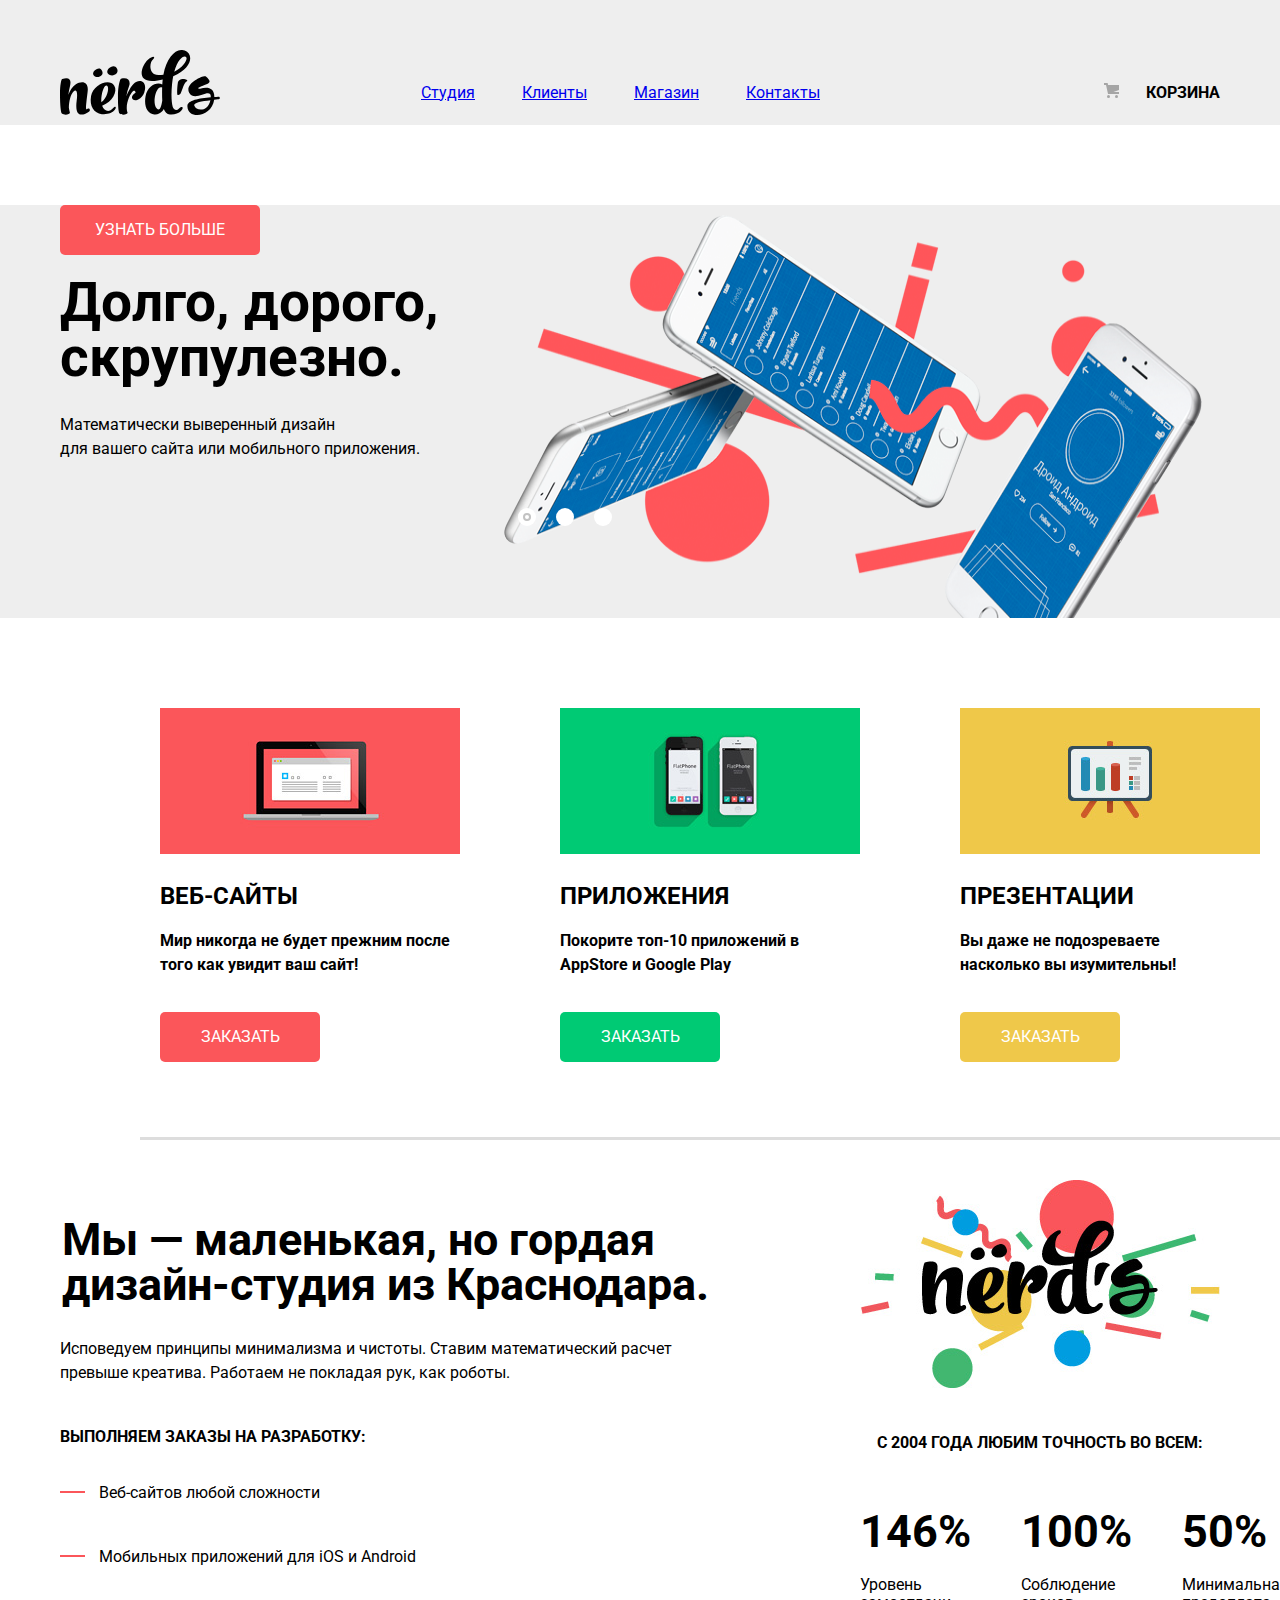
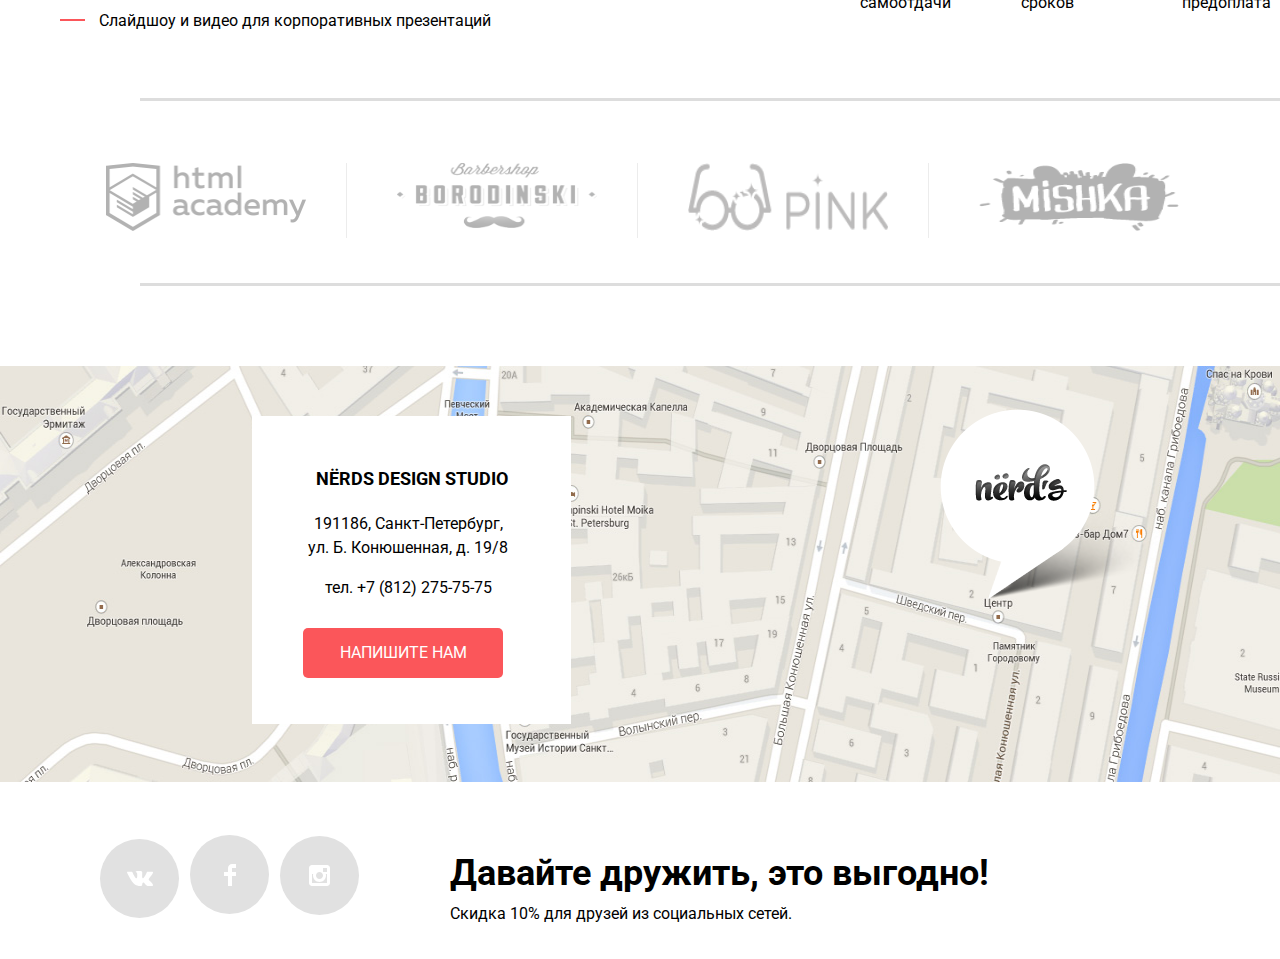
<file: nerds-index.html>
<!DOCTYPE html>
<html lang="ru">
<head>
  <meta charset="utf-8">
  <title>HTML Academy: Нёрдс</title>
  <link href="css/normalize.css" rel="stylesheet">
  <link rel="stylesheet" href="css/style.css">
  <link href="https://fonts.googleapis.com/css?family=Roboto" rel="stylesheet">

</head>
<body>
<!--Header-->
<header class="main-header">
  <div class="container">
    <nav class="navigation">
      <a class="main-logo" href="nerds-index.html">
        <img class="logo" src="img/nerds-logo.svg" width="160" height="65" alt="Логотип проекта Нердс">
      </a>
      <ul class="main-menu">
        <li><a href="Studio.html">Cтудия</a></li>
        <li><a href="Customers.html">Клиенты</a></li>
        <li><a href="nerds-catalog.html">Магазин</a></li>
        <li><a href="Contact.html">Контакты</a></li>
      </ul>
      <!--basket form-->
      <a class="basket" href="#">
        <img class="mini-photo" src="img/cart-icon.svg" width="15" height="15" alt="мини картинка для корзины">Корзина
      </a>
      <!--finish the basket form-->
    </nav>
  </div>
</header>
<!--Header[END]-->
<!--slider-->
<section class="slider">
  <div class="container">
    <h2 class="visually-hidden">Преимущества</h2>
    <div id="slider">
      <div class="slide active">
        <h3>Долго, дорого,<br> скрупулезно.</h3>
        <p>Математически выверенный дизайн<br> для вашего сайта или мобильного приложения.</p>
        <img class="slide-photo" src="img/slide-1.png" width="698" height="403" alt="">
      </div>
      <div class="slide">
        <h3>Любим математику<br> как никто другой</h3>
        <p>Никакого креатива, только математические формулы<br> для расчета идеальных пропорций.</p>
        <img class="slide-photo" src="img/slide-2.png" width="698" height="413" alt="">
      </div>
      <div class="slide">
        <h3>Только ночь,<br> только хардкор</h3>
        <p>Работать днем, как все? Мы против этого.<br> Ближе к полуночи работа только начинается.</p>
        <img class="slide-photo" src="img/slide-3.png" width="698" height="413" alt="">
      </div>
      <button class=" btn slider-item-button " href="#">Узнать больше</button>
    </div>
    <div class="controls">
      <a class="slide-control active" href="#" data-slide="0" ></a>
      <a class="slide-control" href="#" data-slide="1"></a>
      <a class="slide-control" href="#" data-slide="2"></a>
    </div>
  </div>
</section>
<!--dlider[END]-->
<!--Main section-->
<section class="main-section">
  <div class="container">
    <ul class="services">
      <li class="service-item">
        <img class="web sites" src="img/product-1.jpg" width="300" height="146" alt="Фото каталога веб-сайтов">
        <p>Веб-сайты</p>
        <b class="product-text">Мир никогда не будет прежним после того как увидит ваш сайт!</b><br>
        <button class="btn button1">Заказать</button>
      </li>

      <li class="service-item">
        <img class="applications" src="img/product-2.jpg" width="300" height="146" alt="Фото каталога приложений">
        <p>Приложения</p>
        <b class="product-text">Покоритe топ-10 приложений в AppStore и Google Play</b><br>
        <button class=" btn button2">Заказать</button>
      </li>

      <li class="service-item">
        <img class="presentation" src="img/product-3.jpg" width="300" height="146" alt="Фото каталога презентаций">
        <p>Презентации</p>
        <b class="product-text">Вы даже не подозреваете<br> насколько вы изумительны!</b><br>
        <button class="btn button3">Заказать</button>
      </li>
    </ul>
  </div>
</section>
<!--Main section[END]-->
<!--section info-->
<hr class="line1" text-align="center" width="90%" size="50" color="#dddddd" />
<section class="section info">
  <div class="container">
    <div class="inner-columns">
      <div class="inner-column-left">
        <h3>Мы — маленькая, но гордая<br>дизайн-студия из Краснодара. </h3>
          <p>Исповедуем принципы минимализма и чистоты. Ставим математический расчет<br>
              превыше креатива. Работаем не покладая рук, как роботы.</p>
          <p class="column-left-text"><strong>Выполняем заказы на разработку:</strong></p>
        <div class="infocontainer2">
              <p class="nerds-info">Веб-сайтов любой сложности</p><br>

              <p class="nerds-info">Мобильных приложений для iOS и Android</p><br>

              <p class="nerds-info">Слайдшоу и видео для корпоративных презентаций</p>
        </div>
      </div>
      <div class="inner-column-right">
          <img class="nerds-illustration" src="img/nerds-illustration.png" width="360" height="208" alt="Логотип">
          <p class="right-info">с 2004 года Любим точность во всем:</p>
          <div class="infocontainer">
            <p class="right-info-column"><strong>146%</strong><br>Уровень<br>самоотдачи</p>
            <p class="right-info-column"><strong>100%</strong><br>Соблюдение<br>сроков</p>
            <p class="right-info-column"><strong>50%</strong><br>Минимальная<br>предоплата</p>
          </div>
      </div>
    </div>
  </div>
</section>
  <hr class="line2" text-align="center" width="90%" size="50" color="#dddddd" />
<!--section info[END]-->
<!--section logo-->
<section class="section logo">
  <div class="container">
    <div class="inner-logo">
      <a class="product-logo" href="https://htmlacademy.ru/intensive/htmlcss">
        <img src="img/logo-1-png-copy.png" width ="200px" height="68" alt="текст">
      </a>
      <a class="product-logo" href="#">
        <img src="img/logo-2-png-copy.png" width ="200px" height="68" alt="текст">
      </a>
      <a class="product-logo" href="#">
        <img src="img/logo-3-png-copy.png" width ="200px" height="68" alt="текст">
      </a>
      <a class="product-logo" href="#">
        <img src="img/logo-4-png-copy.png" width ="200px" height="68" alt="текст">
      </a>
    </div>
  </div>
</section>
  <hr class="line3" text-align="center" width="90%" size="50" color="#dddddd" />
<!--section Logo[END]-->
<!--section map-->
<section class="section map">
  <div class="inner-map">
    <a href="#">
      <img src="img/map.jpg" width="100%" height="416">
    </a>
    <img class="marker" src="img/map-marker-png.png" width="231" height="190">
    <div class="modal-map">
      <p class="info-nerds-modal"><strong>NЁRDS DESIGN STUDIO</strong></p>
      <address class="addr">191186, Санкт-Петербург,<br>
          ул. Б. Конюшенная, д. 19/8<br>

        <p class="tel">тел. +7 (812) 275-75-75</p>
      </address>
      <button class="write btn">Напишите нам</button>
    </div>
  </div>
</section>

<!--section map[END]-->


<!--pop-up-->
<section class="modal pop-up">
    <h3>Напишите нам</h3>
  <form class="form" id="main-form"action="https://echo.htmlacademy.ru" method="post">
  <div class="mex">
  <p class="pop-upitem">
    <label for="pop-upname">Ваше имя:</label>
    <input class="name" id="pop-upname" type="text" name="name" placeholder="  Имя Фамилия">

  </p>
  <p class="pop-upitem">
    <label for="pop-upemail">Ваш e-mail:</label>
    <input class="e-mail" id="pop-upemail" type="email" name="login" placeholder="  email@example.com">

  </p>
  </div>
  <p class="pop-upitem">
    <label for="pop-upmessadge">Текст письма:</label>
    <textarea class="pop-up-messadge" id="pop-upmessadge" form="main-form" cols="90px" rows="5" placeholder="В свободной форме" ></textarea>
  </p>
  <button class="button-form btn" type="submit">ОТПРАВИТЬ</button>
  <button class="modal-close" type="button">Закрыть</button>
  </form>
</section>
<!--pop-up[END]-->

<!--Footer-->
<footer class="main-footer">
  <div class="container">
    <div class="footer-section">
      <ul class="footer-menu">
        <li class="social-item">
          <a class="social-button" href="#">
            <span class="visually-hidden">Вконтакте</span>
            <svg xmlns="http://www.w3.org/2000/svg" xmlns:xlink="http://www.w3.org/1999/xlink" x="0px" y="0px"
                width="26px" height="15px" viewBox="0 0 26 15" enable-background="new 0 0 26 15" xml:space="preserve">
              <path fill="#ffffff" d="M16.138,11.51c0.956-0.309,2.18,2.04,3.483,2.939c0.978,0.681,1.727,0.534,1.727,0.534l3.473-0.05
                c0,0,1.815-0.112,0.957-1.554c-0.071-0.12-0.503-1.069-2.585-3.022c-2.177-2.043-1.882-1.712,0.739-5.244
                c1.597-2.153,2.236-3.468,2.036-4.028c-0.192-0.539-1.365-0.399-1.365-0.399L20.69,0.713c-0.381,0.001-0.704,0.119-0.851,0.515
                c-0.003,0.004-0.621,1.666-1.445,3.079c-1.741,2.989-2.436,3.148-2.724,2.961c-0.661-0.433-0.494-1.737-0.494-2.664
                c0-2.897,0.432-4.105-0.846-4.417c-0.427-0.104-0.739-0.172-1.828-0.182c-1.392-0.021-2.574,0-3.244,0.329
                c-0.445,0.223-0.786,0.712-0.579,0.74c0.26,0.035,0.843,0.16,1.155,0.586c0.401,0.552,0.389,1.789,0.389,1.789
                s0.229,3.411-0.54,3.834c-0.528,0.29-1.25-0.302-2.803-3.016C6.087,2.879,5.488,1.345,5.488,1.345S5.372,1.06,5.162,0.904
                C4.912,0.719,4.562,0.66,4.562,0.66L0.848,0.684c0,0-0.558,0.016-0.763,0.262C-0.097,1.164,0.07,1.614,0.07,1.614
                s2.909,6.881,6.203,10.347c3.02,3.182,6.452,2.971,6.452,2.971h1.555c0,0,0.469-0.054,0.709-0.312
                c0.224-0.24,0.214-0.691,0.214-0.691S15.172,11.82,16.138,11.51z">
            </svg>
          </a>
        </li>
        <li class="social-item">
          <a class="social-button" href="#">
            <span class="visually-hidden">Фейсбук</span>
            <svg version="1.1" id="Layer_2" xmlns="http://www.w3.org/2000/svg" xmlns:xlink="http://www.w3.org/1999/xlink" x="0px" y="0px"
                width="12px" height="22px" viewBox="0 0 12 22" enable-background="new 0 0 12 22" xml:space="preserve">
              <path fill="#ffffff" d="M12,4V0H8C5.791,0,4,1.791,4,4v4H0v4h4v10h4V12h4V8H8V4H12z"fill="#000000"/>
            </svg>
          </a>
        </li>
        <li class="social-item">
          <a class="social-button" href="#">
          <span class="visually-hidden"> Инстаграм</span>
          <svg version="1.1" id="Layer_1" xmlns="http://www.w3.org/2000/svg" xmlns:xlink="http://www.w3.org/1999/xlink" x="0px" y="0px"
            width="21px" height="21px" viewBox="0 0 21 21" enable-background="new 0 0 21 21" xml:space="preserve">
          <path fill="#FFFFFF" d="M18,0H3C1.35,0,0,1.35,0,3v15c0,1.65,1.35,3,3,3h15c1.65,0,3-1.35,3-3V3C21,1.35,19.65,0,18,0z M10.5,7
            c1.93,0,3.5,1.57,3.5,3.5S12.43,14,10.5,14S7,12.43,7,10.5S8.57,7,10.5,7z M18,18H3V9h1.181C4.067,9.482,4,9.983,4,10.5
            c0,3.59,2.91,6.5,6.5,6.5s6.5-2.91,6.5-6.5c0-0.517-0.066-1.018-0.181-1.5H18V18z M18,7h-4V3h4V7z"/>
          </svg>

          </a>
        </li>
      </ul>
      <div class="text-container">
        <p class="footer-text">Давайте дружить, это выгодно!</p>
        <b class="discount">Скидка 10% для друзей из социальных сетей.</b>
      </div>
    </div>
  </div>
</footer>
<!--Footer[END]-->
<script src="js/script.js"></script>
</body>
</html>
</file>
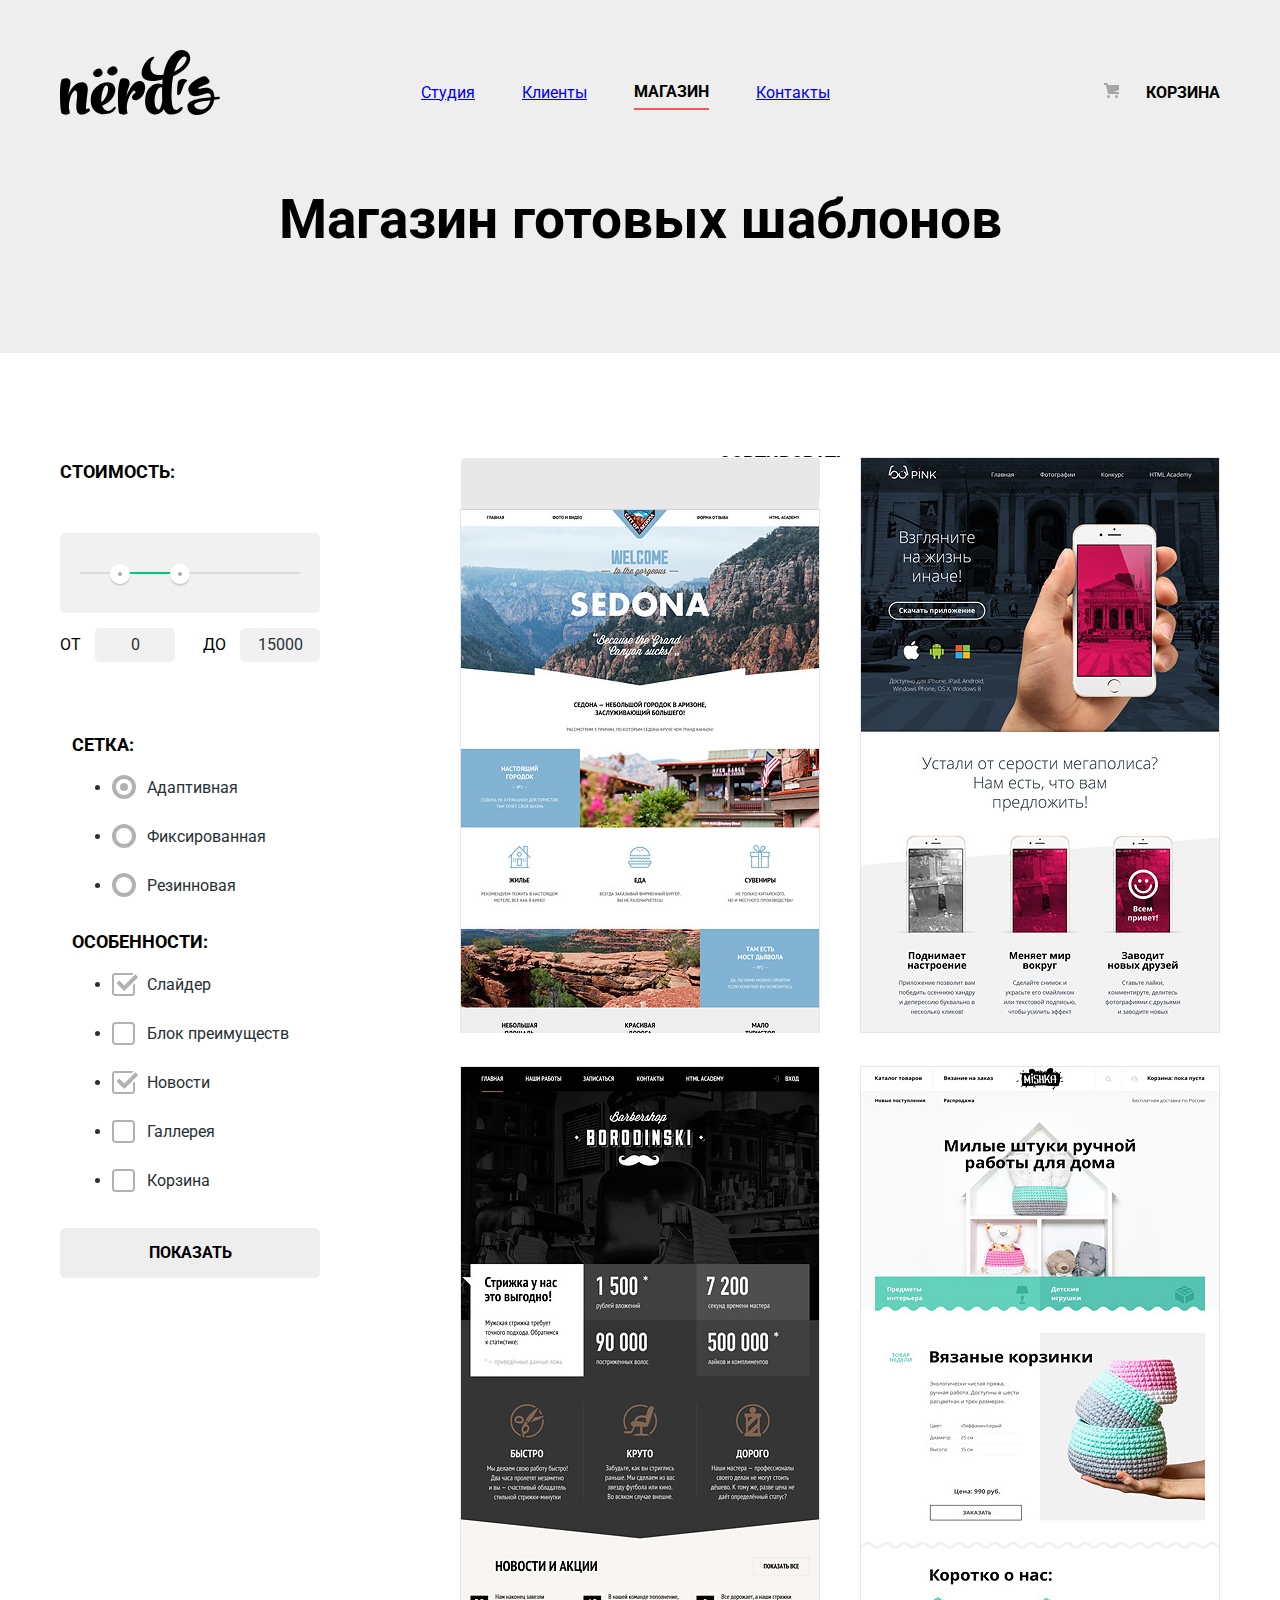
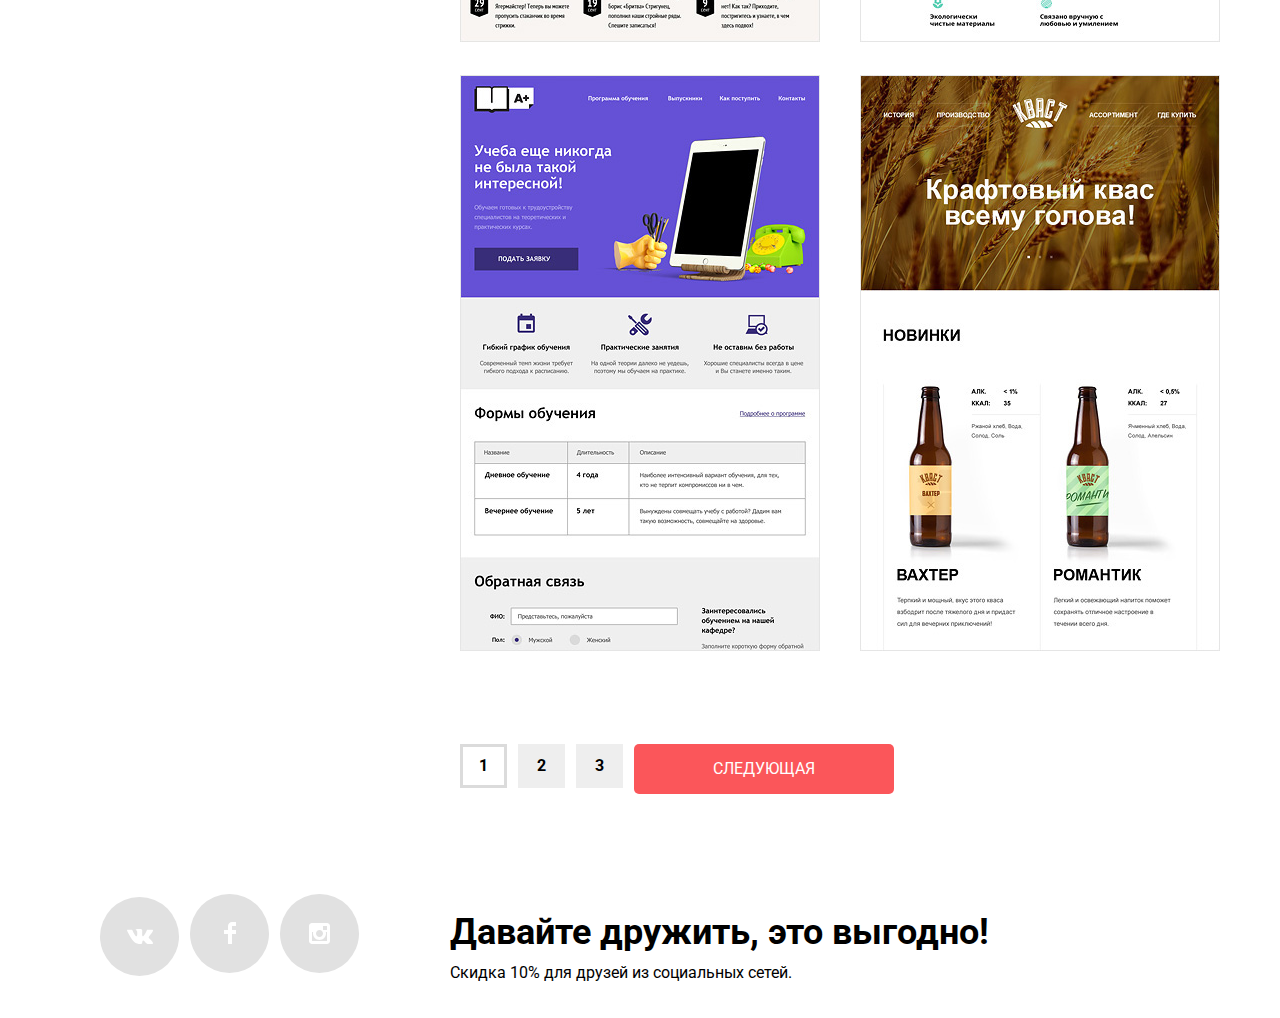
<file: Shop.html>
<!DOCTYPE html>
<html lang="ru">
<head>
  <meta charset="utf-8">
  <title>HTML Academy: Нёрдс</title>
  <link href="css/normalize.css" rel="stylesheet">
  <link rel="stylesheet" href="css/style.css">
  <link href="https://fonts.googleapis.com/css?family=Roboto" rel="stylesheet">
</head>
<body>
<!--Header-->
<header class="main-header">
  <div class="container">
    <nav class="navigation">
      <a class="main-logo" href="index.html">
        <img class="logo" src="img/nerds-logo.svg" width="160" height="65" alt="Логотип проекта Нердс">
      </a>
      <ul class="main-menu">
        <li><a href="Studio.html">Cтудия</a></li>
        <li><a href="Customers.html">Клиенты</a></li>
        <li><a class="shoper" href="Shop.html">Магазин</a></li>
        <li><a href="Contact.html">Контакты</a></li>
      </ul>
      <!--basket form-->
      <a class="basket" href="#">
        <img class="mini-photo" src="img/cart-icon.svg" width="15" height="15" alt="мини картинка для корзины">Корзина
      </a>
      <!--finish the basket form-->
    </nav>
    <h1 class="headline">Магазин готовых шаблонов</h1>
  </div>
</header>
<!--Header[END]-->

<!--Filter-->
<div class="container">
  <div class="catalog-columns">
    <section class="filters">
      <h2 class="visually-hidden">Фильтр товаров</h2>
      <form class="filter" method="get" action="https://echo.htmlacademy.ru">
        <fieldset class="filter-item">
          <legend>Стоимость:</legend>
          <div class="range-filter">
            <div class="range-controls">
              <div class="scale">
                <div class="bar" style="margin-left: 20%; width: 30%"></div>
              </div>
              <div class="toggle toggle-min"></div>
              <div class="toggle toggle-max"></div>
            </div>
            <div class="price-controls">
              <label class="min-price">от <input name="min-price" type="text" value="0"></label>
              <label class="max-price">до <input name="max-price" type="text" value="15000"></label>
            </div>
            </div>
          </fieldset>
          <fieldset>
              <p class="grid">Cетка:</p>
              <div class="grid-list">
              <ul>
                  <li class="filter-option">
                      <input class="visually-hidden filter-input filter-input-radio" type="radio" name="option" value="adaptive" id="grid-adaptive" checked>
                      <label for="grid-adaptive">Адаптивная</label>
                  </li>
                  <li class="filter-option">
                      <input class="visually-hidden filter-input filter-input-radio" type="radio" name="option" value="Fixed" id="grid-Fixed">
                      <label for="grid-Fixed">Фиксированная</label>
                  </li>
                  <li class="filter-option">
                      <input class="visually-hidden filter-input filter-input-radio" type="radio" name="option" value="Rubber" id="grid-Rubber">
                      <label for="grid-Rubber">Резинновая</label>
                  </li>
              </ul>
              </div>
          </fieldset>
          <fieldset>
              <p class="features">Особенности:</p>
              <ul>
                  <li class="filter-option">
                      <input class="visually-hidden filter-input filter-input-checkbox" type="checkbox" name="option1" id="Slider" checked>
                      <label for="Slider">Слайдер</label>
                  </li>
                  <li class="filter-option">
                      <input class="visually-hidden filter-input filter-input-checkbox" type="checkbox" name="option2" id="Advantage block">
                      <label for="Advantage block">Блок преимуществ</label>
                  </li>
                  <li class="filter-option">
                      <input class="visually-hidden filter-input filter-input-checkbox" type="checkbox" name="option3" id="News" checked>
                      <label for="News">Новости</label>
                  </li>
                  <li class="filter-option">
                      <input class="visually-hidden filter-input filter-input-checkbox" type="checkbox" name="option4" id="Gallery">
                      <label for="Gallery">Галлерея</label>
                  </li>
                  <li class="filter-option">
                      <input class="visually-hidden filter-input filter-input-checkbox" type="checkbox" name="option5" id="Basket">
                      <label for="Basket">Корзина</label>
                  </li>
              </ul>
          </fieldset>
          <button class="filter-button btn" type="submit">Показать</button>
      </form>
    </section>
<!--Filter[END]-->

<!--Product-List section-->
    <section class="catalog">

      <div class="sort">
          <p class="sort-main">СОРТИРОВАТЬ:</p>
        <a class="sort-item " href="#">По цене</a>
        <a class="sort-item" href="#">По типу</a>
        <a class="sort-item" href="#">По названию</a>
        <a class="down " href="#"?sort="ASC"></a>
        <a class="up" href="#"?sort="ASC"></a>
      </div>
      <ul class="product-list">
        <li class="product-item">
          <div class="product-header">
            <img class="product-header-photo" src="img/browser.svg" width="360" height="40" alt="">

          </div>

          <img class="product-photo1" src="img/img-sedona.jpg" width="360" height="576" alt="Проект Седона">
            <div class="product-info">
              <p class="product-text">SEDONA</p>
              <p class="product-description">Информационный сайт<br> для туристов</p>
              <button class="btn" type="submit">9 900 руб.</button>
            </div>
        </li>
        <li class="product-item">
          <img class="product-photo2" src="img/img-pink.jpg" width="360" height="576" alt="Проект Пинк">
            <div class="product-info">
              <p class="product-text">PINK</p>
              <p class="product-description">Продуктовый лендинг<br> приложения для iOS и Android</p>
              <button class="btn" type="submit">9 900 руб.</button>
            </div>
        </li>
        <li class="product-item">
          <img class="product-photo3" src="img/img-barbershop.jpg" width="360" height="576" alt="Проект Бородинский">
            <div class="product-info">
              <p class="product-text">BARBERSHOP</p>
              <p class="product-description">Сайт салона красоты.<br>Для мужчин, да.</p>
              <button class="btn" type="submit">9 900 руб.</button>
            </div>
        </li>
        <li class="product-item">
          <img class="product-photo4" src="img/img-mishka.jpg" width="360" height="576" alt="Проект Мишка">
            <div class="product-info">
              <p class="product-text">MISHKA</p>
              <p class="product-description">Интернет-магазин<br> вязаных игрушек</p>
              <button class="btn" type="submit">9 900 руб.</button>
            </div>
        </li>
        <li class="product-item">
          <img class="product-photo5" src="img/img-aplus.jpg" width="360" height="576" alt="Проект Обучение">
            <div class="product-info">
              <p class="product-text">A PLUS</p>
              <p class="product-description">Лендинг курсов повышения<br> квалификации</p>
              <button class="btn" type="submit">9 900 руб.</button>
            </div>
        </li>
        <li class="product-item">
          <img class="product-photo6" src="img/img-kvast.jpg" width="360" height="576" alt="Проект Квас">
            <div class="product-info">
              <p class="product-text">КВАСT</p>
              <p class="product-description">Промо-сайт производителя<br> крафтового кваса</p>
              <button class="btn" type="submit">9 900 руб.</button>
            </div>
        </li>
      </ul>
      <ul class="pagination-list">
        <li class="pagination-item pagination-item-current"><a>1</a></li>
        <li class="pagination-item"><a href="#">2</a></li>
        <li class="pagination-item"><a href="#">3</a></li>
        <button class="last btn">Следующая</button>
      </ul>
    </section>
  </div>
</div>
<!--Product-List section[END]-->
<!--pop-up-->
<section class="modal pop-up visually-hidden">

  <form class="form" id="main-form"action="https://echo.htmlacademy.ru" method="post">
  <h3>Напишите нам</h3>
  <p class="pop-upitem">
    <label for="pop-upname">Ваше имя:</label>
    <input class="name" id="pop-upname" type="text" name="name" placeholder="Cергей">
  </p>
  <p class="pop-upitem">
    <label for="pop-upemail">Ваш e-mail:</label>
    <input class="e-mail" id="pop-upemail" type="email" name="login" placeholder="sergy123@mail.ru">
  </p>
  <p class="pop-upitem">
    <label for="pop-upmessadge">Текст письма:</label>
    <textarea id="pop-upmessadge" form="main-form" cols="90px" rows="5" placeholder="Наберите текст..." >
    </textarea>
  </p>
  <button class="button-form btn" type="submit">ОТПРАВИТЬ</button>
  <button class="modal-close" type="button">Закрыть</button>
  </form>
</section>
<!--pop-up[END]-->

<!--Footer-->
<footer class="main-footer">
  <div class="container">
    <div class="footer-section">
      <ul class="footer-menu">
        <li class="social-item">
          <a class="social-button" href="#">
            <span class="visually-hidden">Вконтакте</span>
            <svg xmlns="http://www.w3.org/2000/svg" xmlns:xlink="http://www.w3.org/1999/xlink" x="0px" y="0px"
                width="26px" height="15px" viewBox="0 0 26 15" enable-background="new 0 0 26 15" xml:space="preserve">
              <path fill="#ffffff" d="M16.138,11.51c0.956-0.309,2.18,2.04,3.483,2.939c0.978,0.681,1.727,0.534,1.727,0.534l3.473-0.05
                c0,0,1.815-0.112,0.957-1.554c-0.071-0.12-0.503-1.069-2.585-3.022c-2.177-2.043-1.882-1.712,0.739-5.244
                c1.597-2.153,2.236-3.468,2.036-4.028c-0.192-0.539-1.365-0.399-1.365-0.399L20.69,0.713c-0.381,0.001-0.704,0.119-0.851,0.515
                c-0.003,0.004-0.621,1.666-1.445,3.079c-1.741,2.989-2.436,3.148-2.724,2.961c-0.661-0.433-0.494-1.737-0.494-2.664
                c0-2.897,0.432-4.105-0.846-4.417c-0.427-0.104-0.739-0.172-1.828-0.182c-1.392-0.021-2.574,0-3.244,0.329
                c-0.445,0.223-0.786,0.712-0.579,0.74c0.26,0.035,0.843,0.16,1.155,0.586c0.401,0.552,0.389,1.789,0.389,1.789
                s0.229,3.411-0.54,3.834c-0.528,0.29-1.25-0.302-2.803-3.016C6.087,2.879,5.488,1.345,5.488,1.345S5.372,1.06,5.162,0.904
                C4.912,0.719,4.562,0.66,4.562,0.66L0.848,0.684c0,0-0.558,0.016-0.763,0.262C-0.097,1.164,0.07,1.614,0.07,1.614
                s2.909,6.881,6.203,10.347c3.02,3.182,6.452,2.971,6.452,2.971h1.555c0,0,0.469-0.054,0.709-0.312
                c0.224-0.24,0.214-0.691,0.214-0.691S15.172,11.82,16.138,11.51z">
            </svg>
          </a>
        </li>
        <li class="social-item">
          <a class="social-button" href="#">
            <span class="visually-hidden">Фейсбук</span>
            <svg version="1.1" id="Layer_2" xmlns="http://www.w3.org/2000/svg" xmlns:xlink="http://www.w3.org/1999/xlink" x="0px" y="0px"
                width="12px" height="22px" viewBox="0 0 12 22" enable-background="new 0 0 12 22" xml:space="preserve">
              <path fill="#ffffff" d="M12,4V0H8C5.791,0,4,1.791,4,4v4H0v4h4v10h4V12h4V8H8V4H12z"fill="#000000"/>
            </svg>
          </a>
        </li>
        <li class="social-item">
          <a class="social-button" href="#">
          <span class="visually-hidden"> Инстаграм</span>
          <svg version="1.1" id="Layer_1" xmlns="http://www.w3.org/2000/svg" xmlns:xlink="http://www.w3.org/1999/xlink" x="0px" y="0px"
            width="21px" height="21px" viewBox="0 0 21 21" enable-background="new 0 0 21 21" xml:space="preserve">
          <path fill="#FFFFFF" d="M18,0H3C1.35,0,0,1.35,0,3v15c0,1.65,1.35,3,3,3h15c1.65,0,3-1.35,3-3V3C21,1.35,19.65,0,18,0z M10.5,7
            c1.93,0,3.5,1.57,3.5,3.5S12.43,14,10.5,14S7,12.43,7,10.5S8.57,7,10.5,7z M18,18H3V9h1.181C4.067,9.482,4,9.983,4,10.5
            c0,3.59,2.91,6.5,6.5,6.5s6.5-2.91,6.5-6.5c0-0.517-0.066-1.018-0.181-1.5H18V18z M18,7h-4V3h4V7z"/>
          </svg>

          </a>
        </li>
      </ul>
      <div class="text-container">
        <p class="footer-text">Давайте дружить, это выгодно!</p>
        <b class="discount">Скидка 10% для друзей из социальных сетей.</b>
      </div>
    </div>
  </div>
</footer>
<!--Footer[END]-->
</body>
</html>
</file>
<file: css/style.css>
body{
  margin: 0;
  padding: 0;
  font-family: "Roboto", Arial, sans-serif;
  font-size: 16px;
  line-height: 24px;
  color: #000000;
}
.container{
  width: 1160px;
  margin: 0 auto;
}
.main-header{
  background: #eeeeee;
  padding-top: 50px;
  width:100%;
  text-align: center;
  margin-bottom: 80px;
}
.navigation,
.main-menu{
  display: flex;
  align-items: center;
  justify-content: flex-start;
  background-color: #eeeeee;
  font-size: 16px;
  line-height: 30px;
}
.headline{
  font-size: 55px;
  line-height: 1;
  padding-bottom: 106px;
  padding-top:30px;
}
.basket{
  list-style: none;
  text-decoration: none;
  text-transform: uppercase;
  font-weight: bold;
  color: #000000;
  padding-top: 10px;
  margin-left: auto;
}
.basket:hover{
  color: #fb565a;
}
.basket:focus{
  color: rgba(0, 0, 0, 0.3);
}
.mini-photo{
  opacity: 0.3;
  padding-right: 27px;
  margin-left: auto;
}
.main-menu{
  display: flex;
  flex-wrap: wrap;
  width: 455px;
  list-style: none;
  margin: 0;
  padding: 0;
  padding-top: 10px;
  margin-left: 201px;
}
.main-menu li:not(:first-child){
  margin-left: 47px;
}
.visually-hidden{
  display: none;
}
.main-nav{
  list-style: none;
  text-decoration: none;
  text-transform: uppercase;
  font-weight: bold;
  color: #000000;
}
.main-nav:hover{
  color: #fb565a;
}
.main-nav:focus{
  color: rgba(0, 0, 0, 0.3);
}
.shoper{
  display: flex;
  list-style: none;
  text-decoration: none;
  text-transform: uppercase;
  font-weight: bold;
  cursor: pointer;
  color: #000000;
  line-height: 32px;
  border-bottom: 2px solid #fb565a;
}
.main-logo:hover{
  opacity:0.8;
}
.main-logo:active{
  opacity: 0.3;
}
.visually-hidden{
  position: absolute;
  width: 1px;
  height: 1px;
  clip: rect(0, 0, 0, 0);
}
.slider{
  margin-bottom: 90px;
  position: relative;
  height: 413px;
  background: #eeeeee;
  text-align: left;
  overflow: auto;
}
.slide{
  position: absolute;
  width: 100%;
  height: 180px;
  display: none;
}
.slider h3{
  margin-top: 70px;
  font-size: 55px;
  line-height: 1;
  margin-bottom: auto;
}
.slider p{
  margin-top:28px;
  width: 409px;
  margin-bottom: 35px;
  min-height: 40px;
}
.slide.active {
  display: block;
}
.slide-photo{
  width:698px;
  height: 403px;
  top:10px;
  left: 23%;
  margin-left: 150px;
  position: absolute;
}
.slider-item-button{
  display: block;
  padding: 14px 2px;
  width:240px;
  outline: none;
  border-radius: 5px;
  color: #ffffff;
  text-align: center;
  background-color:#fb565a;
  border: none;
  text-decoration: none;
  text-transform: uppercase;
  position: absolute;
}
.slider-item-button:hover{
  background-color: #e74246;
}
.slider-item-button:active{
  color:rgba(255, 255, 255, 0.3);
  box-shadow: 0 3px rgba(0, 0, 0, 0.1) inset;
  background-color: #d7373b;
}
.controls{
  position: absolute;
  left: 510px;
  top: 295px;
}
.slide-control{
  position: relative;
  vertical-align: baseline;
  display: inline-block;
  width: 18px;
  height: 18px;
  padding: 8px;
  border-radius: 50%;
  cursor: pointer;
}
.slide-control::after{
  content:"";
  position: absolute;
  top: 8px;
  left: 8px;
  z-index: 80;
  width: 18px;
  height: 18px;
  background: #ffffff;
  border-radius: 50%;
}
.slide-control::before{
  content:"";
  display: none;
  position: absolute;
  left: 17px;
  top: 50%;
  z-index: 100;
  width: 4px;
  height: 4px;
  margin: -4px;
  border: 2px solid #c2c2c2;
  border-radius: 50%;
}
.slide-control.active::before{
  display:block;
}
.divide {
  width: 1160px;
  height: 2px;
}
.line1{
  text-align: center;
  margin-left: 140px;
  margin-right: 140px;
  margin-top:75px;
  border-bottom: #dddddd solid 2px;
  margin-top: 75px;
  margin-bottom: 40px;
}
.line2{
  text-align: center;
  margin-left: 140px;
  margin-right: 140px;
  margin-top:75px;
  border-bottom: #dddddd solid 2px;
  margin-top: 65px;
  margin-bottom: 62px;
}
.line3{
  text-align: center;
  margin-left: 140px;
  margin-right: 140px;
  margin-top:75px;
  border-bottom: #dddddd solid 2px;
  margin-top:45px;
  margin-bottom:80px;
}
.inner-columns{
  display: flex;
  justify-content: space-between;
}
.inner-column-left{
  width:650px;
}
.product-logo{
  display: inline-block;
  padding: 0px 40px;
  vertical-align: middle;
  padding-left: 46px;
}
.product-logo:not(:last-child) {
  border-right: 1px solid #ececec;
}
.product-logo img{
  opacity: 0.3;
}
.product-logo img:hover,
.product-logo img:focus{
  opacity: 1;
}
.product-logo img:active{
  opacity: 0.1;
}
.right-info-column{
  display: flex;
  flex-direction: column;
  margin-right:15px;
  font-weight: normal;
  line-height: 1.13;
}
.right-info-column strong{
  font-weight: bold;
  font-size: 45px;
  text-align: left;
  margin-right: 35px
}
.right-info-column strong:last-child{
  font-weight: bold;
  font-size: 45px;
  text-align: center;
}
.infocontainer{
  display: flex;
}
.infocontainer span:last-child{
  text-align: left;
}
.infocontainer b{
  position: relative;
  left:77px;
  bottom:35px;
  font-size: 25px;
}
.infocontainer .last-teg-b{
  position: relative;
  left:60px;
  bottom:35px;
}
.right-info{
  font-weight: bold;
  text-align: center;
  margin-bottom: 36px;
  margin-top: 36px;
  text-transform: uppercase;
}
.infocontainer2{
  display:flex;
  flex-direction: column;
  padding-top: 0;
  margin-left:10px;
}
.inner-column-right{
  width:360px;
}
.inner-column-left h3{
  font-size: 45px;
  line-height: 1;
  width:650px;
  margin-top:37px;
  margin-left:2px;
  margin-bottom:30px;
}
.nerds-info{
  margin-bottom: auto;
}
.column-left-text{
  margin-top:40px;
  text-transform: uppercase;
}
.product-header{
  display: block;
  border-radius: 5px 5px 0 0;
  width: 358px;
  height: auto;
  padding-bottom: 5px;
  background-color: #4d4d4d;
  opacity: 0.12;
  position: relative;
  top:1px;
  left:1px;
}
.web-sites{
  width: 300px;
  height: 146px;
  background-image: url(/img/product-1.jpg);
  background-color: red;
}
.applications{
  background-image: url(/img/product-2.jpg);
  background-color: green;
  width: 300px;
  height: 146px;
}
.presentation{
  background-image: url(/img/product-1.jpg);
  background-color: yellow;
  width: 300px;
  height: 146px;
}
.product-item:hover .product-header{
  opacity: 1;
}
.dotes{
  vertical-align: baseline;
  width:15px;
  height:15px;
  margin-top:10px;
  margin-right:8px;
  display: inline-block;
  border-radius:50%;
  background-color: white;
}
.dotes:first-child{
  margin-left:14px;
}
.nerds-info::before{
  content: "";
  display: inline-block;
  width: 25px;
  height: 2px;
  background-color:  #fb565a;
  position: relative;
  top:-5px;
}
.nerds-info::before{
  margin-left:4px;
  left: -14px
}
.modal{
  position: fixed;
  color: #000000;
  background-color: #f8f3f0;
  background-position: 0 0;
}
.form input{
  width: 360px;
  height:40px;
  border-radius:5px;
  border:2px solid #d7dcde;
  margin-top: 7px;
  margin-right:40px;
}
input::-ms-clear {
  display: none;
}
.form textarea{
  width:760px;
  height: 118px;
  border-radius:5px;
  border:2px solid #d7dcde;
  margin-bottom: 66px;
  margin-top:7px;
}
.form textarea:hover{
  border: solid 2px #b4b9bb;
}
.form textarea:focus{
  border: solid 2px #000000;
}
.form label{
  font-weight: bold;
}
.pop-up{
  z-index: 3;
  box-shadow: 0px 20px 40px 0 rgba(0, 1, 1, 0.75);
  top: 200px;
  left: 50%;
  display: none;
  width: 750px;
  margin-left: -460px;
  padding: 38px 105px;
}
.modal-show {
  display: block;
  animation: bounce 0.6s;
}
.modal-error {
  animation: shake 0.6s;
}
.mex{
  display: flex;
}
.modal-close{
  position: absolute;
  top: 100px;
  right: 80px;
  opacity:0.3;
  width: 20px;
  height: 20px;
  font-size: 0;
  background-color: transparent;
  border: 0;
  cursor: pointer;
}
.modal-close:hover,
.modal-close:focus{
  opacity: 1;
}
.modal-close:active{
  opacity:0.1;
}
.modal-close::before,
.modal-close::after {
  content: "";
  position: absolute;
  top: 10px;
  right: 2px;
  width: 30px;
  height: 4px;
  background-color: red;
}
.modal-close::before{
  transform: rotate(45deg);
}
.modal-close::after{
  transform: rotate(-45deg);
}
.pop-upitem{
  margin-bottom: 20px;
  margin-top: 10px;
}
.pop-upitem label{
  padding-bottom: 5px;
}
.pop-upmessadge{
  margin-bottom: 10px;
}
.pop-upmessadge input[type="text"]{
  box-sizing: border-box;
  width: 300px;
  font: inherit;
}
.pop-up-messadge{
  padding:10px;
  resize: none;
}
.modal h3{
  font-size: 45px;
  margin-top:60px;
}
.pop-upname{
  margin-left: 40px;
}
.name{
  padding-left: 10px;
}
.e-mail{
  padding-left: 10px;
}
.pop-upemail{
  margin-top:160px;
  padding-left: 40px;
}
.inner-map{
  text-align: center;
  position: relative;
}
.addr{
  font-style: normal;
  width: 210px;
  height:71px;
  margin-bottom: 45px;
  margin-left:51px;
}
.modal-map{
  position: absolute;
  overflow: auto;
  left: 252px;
  top:50px;
  width: 319px;
  height: 308px;
  background-color: white;
}
.modal-map iframe{
  position: relative;
  z-index: 2;
  border: none;
}
.info-nerds-modal{
  z-index: 4;
  padding-top: 30px;
  line-height: 1.67;
  font-size: 18px;
}
.write{
  width:220px;
  display: block;
  padding: 14px 2px;
  outline: none;
  cursor: pointer;
  border-radius: 5px;
  color: #ffffff;
  text-align: center;
  background-color:#fb565a;
  border: none;
  margin-left:51px;
  margin-top: 35px;
  text-decoration: none;
  text-transform: uppercase;
}
.write:hover{
  background-color: #e74246;
}
.write:active{
  color:rgba(255, 255, 255, 0.3);
  box-shadow: 0 3px rgba(0, 0, 0, 0.1) inset;
  background-color: #d7373b;
}
.marker{
  position: absolute;
  bottom:190px;
  left:940px;
}
.services{
  display: flex;
  flex-direction: row;
  justify-content: center;
  list-style: none;
  background-color: white;
}
.service-item{
  margin-left: 100px;
  width:300px;
  font-weight: normal;
}
.services p{
  text-transform: uppercase;
  font-weight: bold;
  font-size: 24px;
  line-height: 30px;
  margin-top: 20px;
  margin-bottom: 18px;
}
.product-info {
  position: absolute;
  padding-top:20px;
  text-align: center;
  background: #ececec;
  width: 100%;
  height:175px;
}
.sell{
  display: block;
  line-height: 1.13;
  padding: 16px 6px;
  width:200px;
  margin-left: 80px;
  outline: none;
  border-radius: 5px;
  color: #ffffff;
  background-color:#fb565a;
  border: none;
  text-decoration: none;
  text-transform: uppercase;
  position: absolute;
}
.sell:hover{
  background-color: #e74246;
}
.sell:active{
  box-shadow: 0 3px rgba(0, 0, 0, 0.1) inset;
  background-color: #d7373b;
}
.product-description{
  margin-top:10px;
  margin-bottom:40px;
  width:100%;
  height: 34px;
}
.product-item:hover .product-info{
  bottom: 0;
}
.product-list{
  display: flex;
  flex-wrap: wrap;
  padding: 0;
  margin: 0;
  list-style: none;
  width: 100%;
  margin-bottom: 60px;
}
p.product-text{
  width: 244px;
  text-transform: none;
  font-size: 16px;
  font-weight: normal;
  line-height: 1.5;
  text-align: left;
  color: #283136;
}
.product-text-catalog{
  text-align: center;
  font-weight: bold;
  text-transform: uppercase;
  list-style: none;
  text-decoration: none;
  color:black;
  font-size: 18px;
}
.product-item{
  position: relative;
  overflow: hidden;
  height: 576px;
	width: 360px;
  margin-bottom: 33px;
  margin-right: 40px;
  flex: 0 0 360px;
  padding-top:0px;
}
.product-item:nth-child(2n){
  margin-right: 0;
}
.btn{
  width: 200px;
  height:50px;
  border-radius: 5px;
  text-align: center;
  color: #ffffff;
  outline: none;
  text-transform: uppercase;
  background-color: #fb565a;
  border: none;
}
.button-form{
  position: relative;
  top:-43px;
  width: 260px;
}
button.btn:hover,
button.btn:focus{
  background-color: #e74246;
}
button.btn:active{
  color:rgba(255, 255, 255, 0.3);
  box-shadow: 0 3px rgba(0, 0, 0, 0.1) inset;
  background-color: #d7373b;
}
.button1{
  display: block;
  padding: 14px 2px;
  width:160px;
  outline: none;
  border-radius: 5px;
  color: #ffffff;
  text-align: center;
  background-color:#fb565a;
  border: none;
  margin-top: 35px;
  text-decoration: none;
  text-transform: uppercase;
}
.button2{
  display: block;
  padding: 14px 2px;
  width:160px;
  outline: none;
  border-radius: 5px;
  color: #ffffff;
  text-align: center;
  background-color:#00ca74;
  border: none;
  margin-top: 35px;
  text-decoration: none;
  text-transform: uppercase;
}
.button3{
  width:160px;
  display: block;
  padding: 14px 2px;
  outline: none;
  border-radius: 5px;
  color: #ffffff;
  text-align: center;
  background-color:#efc84a;
  border: none;
  margin-top: 35px;
  text-decoration: none;
  text-transform: uppercase;
}
.button1:hover{
  background-color: #e74246;
}
.button1:active{
  color:rgba(255, 255, 255, 0.3);
  box-shadow: 0 3px rgba(0, 0, 0, 0.1) inset;
  background-color: #d7373b;
}
.button2:hover{
  background-color: #00bc6c;
}
.button2:active{
  color:rgba(255, 255, 255, 0.3);
  background-color: #00aa62;
  box-shadow: 0 3px rgba(0, 0, 0, 0.1) inset;
}
.button3:hover{
  background-color:#eab534;
}
.button3:active{
  color:rgba(255, 255, 255, 0.3);
  background-color: #e5a722;
  box-shadow: 0 3px rgba(0, 0, 0, 0.1) inset;
}
.filter-button{
  width: 260px;
  line-height: 1.13;
}
.btn.filter-button:hover,
.btn.filter-button:focus{
  background-color: #dfdfdf;
}
.btn.filter-button:active{
  color:rgba(0, 0, 0, 0.3);
  background-color: #d5d5d5;
}
input:focus{
  border: solid 2px #000000;
}
input:hover{
  border: solid 2px #b4b9bb;
}
input:invalid{
  color:#e74246;
  border: solid 2px #e74246;
}
.main-footer,
.footer-section{
  display: flex;
}
.main-footer{
  margin-top: 30px;
}
.footer-menu{
  display: flex;
  flex-wrap: wrap;
  align-items: baseline;
  list-style: none;
  margin-right: auto;
}
.footer-menu ul{
  display: flex;
  flex-wrap: wrap;
  justify-content: space-between;
  width:260px;
  list-style: none;
  margin: 0 auto;
  padding: 0;
}
.social-button:hover,
.social-button:focus{
  background-color: #e74246;
}
.social-button:active path{
  opacity:0.3;
  background-color: #d7373b;
}
.footer-menu li:not(:first-child){
  margin-right: 11px;
}
.social-button{
  display: flex;
  width: 79px;
  height: 79px;
  align-items: center;
  justify-content: center;
  border-radius: 50%;
  background-color: #e1e1e1;
}
.maps{
  width:100%;
  height:416px;
  border:0;
  background-image: url(/img/map.jpg);
  background-color: #c7b39b; /* Цвет фона */
}
.social-item{
  margin-right: 11px;
}
.text-container{
  padding-left: 0;
  height:65px;
  margin-bottom: 75px;
}
p.footer-text{
  width: 570px;
  height: 35px;
  text-align: left;
  font-size: 36px;
  line-height: 1;
  font-weight: bold;
  margin-bottom: 12px;
  margin-left: auto;
  margin-right: 200px;
}
b.discount{
  text-align: right;
  font-weight: normal;
  line-height: 1.38;
  width: 345px;
  height: 16px;
}
.catalog-columns{
  display: flex;
  justify-content: space-between;
}
.filter{
  flex: 0 0 261px;
}
.filters{
  margin-top: 27px;
  padding-right: 120px;
}
.grid{
  margin-top:62px;
  font-size: 18px;
  font-weight: bold;
  line-height: 30px;
  margin-bottom: 10px;
  text-transform: uppercase;
  text-align: left;
}
.grid-list{
  margin-top: auto;
  width: 119;
  height:93px;
  margin-bottom: 25px;
}
.features{
  font-size: 18px;
  font-weight: bold;
  line-height: 30px;
  margin-bottom: 10px;
  text-transform: uppercase;
  text-align: left;
}
.filter fieldset{
  border: none;
  margin:0;
}
.ul-filter{
  padding: 0;
  margin: 0;
  list-style: none;
  line-height: 20px;
}
.filter-option {
  margin-bottom: 25px;
  color:#283136;
}
.filter-input:disabled + label{
  color:rgba(40, 49, 54, 0.3);
  opacity: 0.5;
}
.filter-button{
  font-weight: bold;
  color:black;
  background-color:#eeeeee;
  border: none;
}
.filter-option label{
  position: relative;
  display: block;
  padding-left:35px;
  cursor: pointer;
  user-select: none;
}
.filter-input-checkbox + label::before{
  content: "";
  position: absolute;
  left:0;
  top: 0;
  opacity: 0.3;
  width: 19px;
  height: 19px;
  border-radius: 4px;
  border:2px solid black;
}
.filter-input-checkbox + label:hover::before{
  opacity: 1;
}
.filter-input-checkbox:checked + label::before{
  opacity: 0;
}
.filter-input-checkbox:checked + label::after{
  content:" ";
  position: absolute;
  top: 0px;
  left: 0;
  width: 27px;
  height: 23px;
  opacity: 0.3;
  background-image: url("../img/checkbox-on.svg");
  background-repeat: no-repeat;
  background-position: 0 0;
}
:active, :hover, :focus{
  outline: 0;
  outline-offset: 0;
}
.filter-input-checkbox + label:hover::after{
  opacity:1;
}
.filter-input-checkbox:hover:checked::before{
  opacity:1;
}
.filter-input-radio + label::before{
  content:" ";

  position: absolute;
  left: 0;
  top: -1px;
  opacity: 0.3;
  width: 16px;
  height: 16px;
  border: 4px solid #000000;
  border-radius: 50%;
}
.filter-input-radio:checked + label::after{
  content: "";
  position: absolute;
  top: 7px;
  left: 8px;
  opacity: 0.3;
  width: 8px;
  height: 8px;
  background-color: #000000;
  border-radius: 50%;
}
.filter-input-radio + label:hover::after{
  opacity: 1;
}
.filter-input-radio + label:hover::before{
  opacity: 1;
}
.filter-input:disabled + label{
  color: #000000;
  opacity: 0.3;
}
.catalog{
  flex: 0 0 760px;
  flex-wrap: wrap;
}
.sorts{
  margin-bottom: 60px;
}
.sort{
  display: flex;
  justify-content: flex-end;
  align-items: baseline;
  flex-wrap: wrap;
  width: 620px;
  height:24px;
  overflow: auto;
  margin-left:auto;
}
.fix-up{
  display: flex;
  justify-content: flex-end;
  vertical-align: baseline;
  margin-top: -19px;
  margin-bottom: 60px;
  height: 20px;
}
.first{
  margin-left: 26px;
}
.sort-item{
  margin-left:26px;
  opacity: 0.3;
}
.sort-item:last-child{
  margin-right:26px;
}
.sort-main{
  font-size: 18px;
  font-weight: bold;
  text-align: left;
  margin-bottom: -22px;
}
.act{
  opacity: 1;
}
.down{
  margin-left:30px;
  width: 0;
	height: 0;
	border-left: 6px solid transparent;
	border-right: 6px solid transparent;
  border-top: 11px solid black;
  opacity: 1;
}
.up{
  margin-left: 16px;
  width: 0;
  height: 0;
  border-left: 6px solid transparent;
	border-right: 6px solid transparent;
  border-top: 11px solid black;
  transform: rotate(180deg);
  opacity: 0.3;
}
.sort a{
  font-size: 14px;
  color:black;
  text-transform: uppercase;
  cursor: pointer;
  user-select: none;
  list-style: none;
  text-decoration:none;
}
.sort-item:hover{
  opacity:0.6;
}
.sort-item:active,
.sort-item:focus{
  opacity:1;
}
.up:hover{
  opacity:0.6;
}
.up:active,
.up:focus{
  opacity:1;
}
.pagination-list{
  display: flex;
  flex-wrap: wrap;
  padding: 0;
  margin: 0;
  list-style: none;
  min-height: 47px;
}
.pagination-item{
  font-weight: bold;
  margin-right: 11px;
}
.pagination-item:last-child{
  margin-right: 0;
}
.pagination-item a{
  display: block;
  padding: 10px 19px;
  color: #000000;
  text-decoration: none;
  background-color: #eeeeee;
  margin-bottom: 60px;
}
.pagination-item a:hover,
.pagination-item a:focus{
  background-color: #dfdfdf;
}
.pagination-item:active {
  color:rgba(0, 0, 0, 0.3);
  background-color: #d5d5d5;
}
.pagination-item-current a{
  color: #000000;
  box-shadow:0px 0px 0px 3px #dbdbdb inset;
  background-color: #ffffff;
}
.pagination-item-current a:hover,
.pagination-item-current a:focus,
.pagination-item-current a:active{
  color: #000000;
  box-shadow:0px 0px 0px 3px #dbdbdb inset;
  background-color: #ffffff;
}
.last{
  width: 260px;
  height: 50px;
  text-align: center;
  text-transform: uppercase
}
.filter-item{
  margin: 0;
  padding: 0;
  border: none;
  width: 260px;
  margin: 50px auto;
}
.range-filter{
  width: 260px;
  margin-top: 49px;
}
.filter-item legend{
  font-size: 18px;
  line-height: 24px;
  text-transform: uppercase;
  font-weight: 700;
}
.range-controls{
  position: relative;
  height: 41px;
  margin-bottom: 15px;
  padding-top: 39px;
  padding-right: 20px;
  padding-left: 20px;
  background-color: #f1f1f1;
  border-radius: 5px;
}
.range-controls .scale{
  height: 2px;
  background: #d7dcde;
}
.range-controls .bar{
  width: 70%;
  height: 2px;
  background: #00ca74;
}
.range-controls .toggle{
  position: absolute;
  top: 31px;
  left: 0;
  width: 4px;
  height: 4px;
  padding: 0;
  border: 8px solid #ffffff;
  background-color: #ababab;
  box-shadow: 0 2px 1px 0 #cfcfcf;
  border-radius: 50%;
  cursor: pointer;
}
.range-controls .toggle-min{
  left: 50px;
}
.range-controls .toggle-max{
  left: 110px;
}
.price-controls{
  font-size: 0;
}
.price-controls label{
  display: inline-block;
  vertical-align: baseline;
  width: 50%;
  font-size: 16px;
  text-transform: uppercase;
}
.price-controls input{
  width: 60px;
  padding: 8px 10px;
  margin-left: 10px;
  font-size: 16px;
  text-align: center;
  color: #283136;
  border: none;
  border-radius: 5px;
  background: #f1f1f1;
}
.max-price{
  text-align: right;
}
@keyframes bounce {
  0% {
    transform: translateY(-2000px);
  }
  70% {
    transform: translateY(30px);
  }
  90% {
    transform: translateY(-10px);
  }
  100% {
    transform: translateY(0);
  }
}
@keyframes shake {
  0%,
  100% {
    transform: translateX(0);
  }
  10%,
  30%,
  50%,
  70%,
  90% {
    transform: translateX(-10px);
  }
  20%,
  40%,
  60%,
  80% {
    transform: translateX(10px);
  }
}
</file>
<file: css/style.min.css>
@keyframes bounce{0%{transform:translateY(-2000px)}70%{transform:translateY(30px)}90%{transform:translateY(-10px)}to{transform:translateY(0)}}@keyframes shake{0%,to{transform:translateX(0)}10%,30%,50%,70%,90%{transform:translateX(-10px)}20%,40%,60%,80%{transform:translateX(10px)}}body{margin:0;padding:0;font-family:"Roboto",Arial,sans-serif;font-size:16px;line-height:24px;color:#000}.container{width:1160px;margin:0 auto}.main-header{background:#eee;padding-top:50px;width:100%;text-align:center;margin-bottom:80px}.navigation{display:flex}.main-menu,.navigation{align-items:center;justify-content:flex-start;background-color:#eee;font-size:16px;line-height:30px}.headline{font-size:55px;line-height:1;padding-bottom:106px;padding-top:30px}.basket{list-style:none;text-decoration:none;text-transform:uppercase;font-weight:700;color:#000;padding-top:10px;margin-left:auto}.basket:hover{color:#fb565a}.basket:focus{color:rgba(0,0,0,.3)}.mini-photo{opacity:.3;padding-right:27px;margin-left:auto}.main-menu{display:flex;flex-wrap:wrap;width:455px;list-style:none;padding:10px 0 0;margin:0 0 0 201px}.main-menu li:not(:first-child){margin-left:47px}.visually-hidden{display:none}.main-nav{list-style:none;text-decoration:none;text-transform:uppercase;font-weight:700;color:#000}.main-nav:hover{color:#fb565a}.main-nav:focus{color:rgba(0,0,0,.3)}.shoper{display:flex;list-style:none;text-decoration:none;text-transform:uppercase;font-weight:700;cursor:pointer;color:#000;line-height:32px;border-bottom:2px solid #fb565a}.main-logo:hover{opacity:.8}.main-logo:active,.product-logo img{opacity:.3}.visually-hidden{position:absolute;width:1px;height:1px;clip:rect(0,0,0,0)}.slider{margin-bottom:90px;position:relative;height:413px;background:#eee;text-align:left;overflow:auto}.slide{position:absolute;width:100%;height:180px;display:none}.slider h3{margin-top:70px;font-size:55px;line-height:1;margin-bottom:auto}.slider p{margin-top:28px;width:409px;margin-bottom:35px;min-height:40px}.slide-control.active::before,.slide.active{display:block}.slide-photo{width:698px;height:403px;top:10px;left:23%;margin-left:150px;position:absolute}.slider-item-button{display:block;padding:14px 2px;width:240px;outline:0;border-radius:5px;color:#fff;text-align:center;background-color:#fb565a;border:0;text-decoration:none;text-transform:uppercase;position:absolute}.slider-item-button:hover{background-color:#e74246}.slider-item-button:active{color:rgba(255,255,255,.3);box-shadow:0 3px rgba(0,0,0,.1) inset;background-color:#d7373b}.controls{position:absolute;left:510px;top:295px}.slide-control{position:relative;vertical-align:baseline;display:inline-block;width:18px;height:18px;padding:8px;border-radius:50%;cursor:pointer}.slide-control::after,.slide-control::before{content:"";position:absolute;border-radius:50%}.slide-control::after{background:#fff;top:8px;left:8px;z-index:80;width:18px;height:18px}.slide-control::before{display:none;left:17px;top:50%;z-index:100;width:4px;height:4px;margin:-4px;border:2px solid #c2c2c2}.divide{width:1160px;height:2px}.line1,.line2,.line3{text-align:center;border-bottom:#ddd solid 2px;margin:75px 140px 40px}.line2,.line3{margin:65px 140px 62px}.line3{margin:45px 140px 80px}.inner-columns{display:flex;justify-content:space-between}.inner-column-left{width:650px}.product-logo{display:inline-block;vertical-align:middle;padding:0 40px 0 46px}.product-logo:not(:last-child){border-right:1px solid #ececec}.product-logo img:focus,.product-logo img:hover{opacity:1}.product-logo img:active{opacity:.1}.right-info-column{display:flex;flex-direction:column;margin-right:15px;font-weight:400;line-height:1.13}.right-info-column strong{font-weight:700;font-size:45px;text-align:left;margin-right:35px}.right-info-column strong:last-child{font-weight:700;font-size:45px;text-align:center}.infocontainer{display:flex}.infocontainer span:last-child{text-align:left}.infocontainer b{position:relative;left:77px;bottom:35px;font-size:25px}.infocontainer .last-teg-b{position:relative;left:60px;bottom:35px}.right-info{font-weight:700;text-align:center;margin-bottom:36px;margin-top:36px;text-transform:uppercase}.infocontainer2{display:flex;flex-direction:column;padding-top:0;margin-left:10px}.inner-column-right{width:360px}.inner-column-left h3{font-size:45px;line-height:1;width:650px;margin-top:37px;margin-left:2px;margin-bottom:30px}.nerds-info{margin-bottom:auto}.column-left-text{margin-top:40px;text-transform:uppercase}.product-header{display:block;border-radius:5px 5px 0 0;width:358px;height:auto;padding-bottom:5px;background-color:#4d4d4d;opacity:.12;position:relative;top:1px;left:1px}.web-sites{width:300px;height:146px;background-image:url(/img/product-1.jpg);background-color:red}.applications,.presentation{background-image:url(/img/product-2.jpg);background-color:green;width:300px;height:146px}.presentation{background-image:url(/img/product-1.jpg);background-color:#ff0}.filter-input-checkbox+label:hover::before,.product-item:hover .product-header{opacity:1}.dotes{vertical-align:baseline;width:15px;height:15px;margin-top:10px;margin-right:8px;display:inline-block;border-radius:50%;background-color:#fff}.dotes:first-child{margin-left:14px}.nerds-info::before{content:"";display:inline-block;width:25px;height:2px;background-color:#fb565a;position:relative;top:-5px;margin-left:4px;left:-14px}.modal{position:fixed;color:#000;background-color:#f8f3f0;background-position:0 0}.form input{width:360px;height:40px;border-radius:5px;border:2px solid #d7dcde;margin-top:7px;margin-right:40px}input::-ms-clear{display:none}.form textarea{width:760px;height:118px;border-radius:5px;border:2px solid #d7dcde;margin-bottom:66px;margin-top:7px}.form textarea:hover{border:solid 2px #b4b9bb}.form textarea:focus,input:focus{border:solid 2px #000}.form label{font-weight:700}.pop-up{z-index:3;box-shadow:0 20px 40px 0 rgba(0,1,1,.75);top:200px;left:50%;display:none;width:750px;margin-left:-460px;padding:38px 105px}.modal-show{display:block;animation:bounce .6s}.modal-error{animation:shake .6s}.mex{display:flex}.modal-close{position:absolute;top:100px;right:80px;opacity:.3;width:20px;height:20px;font-size:0;background-color:transparent;border:0;cursor:pointer}.modal-close:focus,.modal-close:hover{opacity:1}.modal-close:active{opacity:.1}.modal-close::after,.modal-close::before{content:"";position:absolute;top:10px;right:2px;width:30px;height:4px;background-color:red}.modal-close::before{transform:rotate(45deg)}.modal-close::after{transform:rotate(-45deg)}.pop-upitem{margin-bottom:20px;margin-top:10px}.pop-upitem label{padding-bottom:5px}.pop-upmessadge{margin-bottom:10px}.pop-upmessadge input[type=text]{box-sizing:border-box;width:300px;font:inherit}.pop-up-messadge{padding:10px;resize:none}.modal h3{font-size:45px;margin-top:60px}.pop-upname{margin-left:40px}.e-mail,.name{padding-left:10px}.pop-upemail{margin-top:160px;padding-left:40px}.inner-map{text-align:center;position:relative}.addr{font-style:normal;width:210px;height:71px;margin-bottom:45px;margin-left:51px}.modal-map{position:absolute;overflow:auto;left:252px;top:50px;width:319px;height:308px;background-color:#fff}.modal-map iframe{position:relative;z-index:2;border:0}.info-nerds-modal{z-index:4;padding-top:30px;line-height:1.67;font-size:18px}.write{width:220px;display:block;padding:14px 2px;outline:0;cursor:pointer;border-radius:5px;color:#fff;text-align:center;background-color:#fb565a;border:0;margin-left:51px;margin-top:35px;text-decoration:none;text-transform:uppercase}.write:hover{background-color:#e74246}.write:active{color:rgba(255,255,255,.3);box-shadow:0 3px rgba(0,0,0,.1) inset;background-color:#d7373b}.marker{position:absolute;bottom:190px;left:940px}.services{display:flex;flex-direction:row;justify-content:center;list-style:none;background-color:#fff}.service-item{margin-left:100px;width:300px;font-weight:400}.sell,.services p{text-transform:uppercase}.services p{font-weight:700;font-size:24px;margin-top:20px;margin-bottom:18px;line-height:30px}.product-info{position:absolute;padding-top:20px;text-align:center;background:#ececec;width:100%;height:175px}.sell{display:block;line-height:1.13;padding:16px 6px;width:200px;margin-left:80px;outline:0;border-radius:5px;color:#fff;background-color:#fb565a;border:0;text-decoration:none;position:absolute}.sell:hover{background-color:#e74246}.sell:active{box-shadow:0 3px rgba(0,0,0,.1) inset;background-color:#d7373b}.product-description{margin-top:10px;margin-bottom:40px;width:100%;height:34px}.product-item:hover .product-info{bottom:0}.product-list{display:flex;flex-wrap:wrap;padding:0;list-style:none;width:100%;margin:0 0 60px}p.product-text{width:244px;text-transform:none;font-size:16px;font-weight:400;line-height:1.5;text-align:left;color:#283136}.product-text-catalog{text-align:center;font-weight:700;text-transform:uppercase;list-style:none;text-decoration:none;color:#000;font-size:18px}.product-item{position:relative;overflow:hidden;height:576px;width:360px;margin-bottom:33px;margin-right:40px;flex:0 0 360px;padding-top:0}.product-item:nth-child(2n){margin-right:0}.btn{width:200px;height:50px;border-radius:5px;text-align:center;color:#fff;outline:0;text-transform:uppercase;background-color:#fb565a;border:0}.button-form{position:relative;top:-43px;width:260px}button.btn:focus,button.btn:hover{background-color:#e74246}button.btn:active{color:rgba(255,255,255,.3);box-shadow:0 3px rgba(0,0,0,.1) inset;background-color:#d7373b}.button1,.button2,.button3{display:block;padding:14px 2px;width:160px;outline:0;border-radius:5px;color:#fff;text-align:center;background-color:#fb565a;border:0;margin-top:35px;text-decoration:none;text-transform:uppercase}.button2,.button3{background-color:#00ca74}.button3{background-color:#efc84a}.button1:hover{background-color:#e74246}.button1:active{color:rgba(255,255,255,.3);box-shadow:0 3px rgba(0,0,0,.1) inset;background-color:#d7373b}.button2:hover{background-color:#00bc6c}.button2:active{color:rgba(255,255,255,.3);background-color:#00aa62;box-shadow:0 3px rgba(0,0,0,.1) inset}.button3:hover{background-color:#eab534}.button3:active{color:rgba(255,255,255,.3);background-color:#e5a722;box-shadow:0 3px rgba(0,0,0,.1) inset}.filter-button{width:260px;line-height:1.13}.btn.filter-button:focus,.btn.filter-button:hover,.pagination-item a:focus,.pagination-item a:hover{background-color:#dfdfdf}.btn.filter-button:active{color:rgba(0,0,0,.3);background-color:#d5d5d5}input:hover{border:solid 2px #b4b9bb}input:invalid{color:#e74246;border:solid 2px #e74246}.footer-section,.main-footer{display:flex}.main-footer{margin-top:30px}.footer-menu,.footer-menu ul{display:flex;flex-wrap:wrap;list-style:none}.footer-menu{align-items:baseline;margin-right:auto}.footer-menu ul{justify-content:space-between;width:260px;margin:0 auto;padding:0}.social-button:focus,.social-button:hover{background-color:#e74246}.social-button:active path{opacity:.3;background-color:#d7373b}.footer-menu li:not(:first-child){margin-right:11px}.social-button{display:flex;width:79px;height:79px;align-items:center;justify-content:center;border-radius:50%;background-color:#e1e1e1}.maps{width:100%;height:416px;border:0;background-image:url(/img/map.jpg);background-color:#c7b39b}.social-item{margin-right:11px}.text-container{padding-left:0;height:65px;margin-bottom:75px}p.footer-text{width:570px;height:35px;text-align:left;font-size:36px;line-height:1;font-weight:700;margin-bottom:12px;margin-left:auto;margin-right:200px}b.discount{text-align:right;font-weight:400;line-height:1.38;width:345px;height:16px}.catalog-columns{display:flex;justify-content:space-between}.filter{flex:0 0 261px}.filters{margin-top:27px;padding-right:120px}.grid{margin-top:62px;font-size:18px;font-weight:700;line-height:30px;margin-bottom:10px;text-transform:uppercase;text-align:left}.grid-list{margin-top:auto;width:119;height:93px;margin-bottom:25px}.features{font-size:18px;font-weight:700;line-height:30px;margin-bottom:10px;text-transform:uppercase;text-align:left}.filter fieldset{border:0;margin:0}.ul-filter{padding:0;margin:0;list-style:none;line-height:20px}.filter-option{margin-bottom:25px;color:#283136}.filter-input:disabled+label{color:rgba(40,49,54,.3);color:#000;opacity:.3}.filter-button{font-weight:700;color:#000;background-color:#eee;border:0}.filter-option label{position:relative;display:block;padding-left:35px;cursor:pointer;user-select:none}.filter-input-checkbox+label::before{content:"";position:absolute;left:0;top:0;opacity:.3;width:19px;height:19px;border-radius:4px;border:2px solid #000}.filter-input-checkbox:checked+label::before{opacity:0}.filter-input-checkbox:checked+label::after{content:" ";position:absolute;top:0;left:0;width:27px;height:23px;opacity:.3;background-image:url(../img/checkbox-on.svg);background-repeat:no-repeat;background-position:0 0}:active,:focus,:hover{outline:0;outline-offset:0}.filter-input-checkbox+label:hover::after{opacity:1}.filter-input-checkbox:hover:checked::before{opacity:1}.filter-input-radio+label::before{content:" ";position:absolute;left:0;top:-1px;opacity:.3;width:16px;height:16px;border:4px solid #000;border-radius:50%}.filter-input-radio:checked+label::after{content:"";position:absolute;top:7px;left:8px;opacity:.3;width:8px;height:8px;background-color:#000;border-radius:50%}.filter-input-radio+label:hover::after,.filter-input-radio+label:hover::before{opacity:1}.catalog{flex:0 0 760px;flex-wrap:wrap}.sorts{margin-bottom:60px}.fix-up,.sort{display:flex;justify-content:flex-end}.sort{align-items:baseline;flex-wrap:wrap;width:620px;overflow:auto;margin-left:auto;height:24px}.fix-up{vertical-align:baseline;margin-top:-19px;margin-bottom:60px;height:20px}.first,.sort-item{margin-left:26px}.sort-item{opacity:.3}.sort-item:last-child{margin-right:26px}.sort-main{font-size:18px;font-weight:700;text-align:left;margin-bottom:-22px}.act{opacity:1}.down,.up{margin-left:30px;width:0;height:0;border-left:6px solid transparent;border-right:6px solid transparent;border-top:11px solid #000;opacity:1}.up{margin-left:16px;transform:rotate(180deg);opacity:.3}.sort a{font-size:14px;color:#000;text-transform:uppercase;cursor:pointer;user-select:none;list-style:none;text-decoration:none}.sort-item:hover{opacity:.6}.sort-item:active,.sort-item:focus{opacity:1}.up:hover{opacity:.6}.up:active,.up:focus{opacity:1}.pagination-list{display:flex;flex-wrap:wrap;padding:0;margin:0;list-style:none;min-height:47px}.pagination-item{font-weight:700;margin-right:11px}.pagination-item:last-child{margin-right:0}.pagination-item a{display:block;padding:10px 19px;color:#000;text-decoration:none;background-color:#eee;margin-bottom:60px}.pagination-item:active{color:rgba(0,0,0,.3);background-color:#d5d5d5}.pagination-item-current a{color:#000;box-shadow:0 0 0 3px #dbdbdb inset;background-color:#fff}.pagination-item-current a:active,.pagination-item-current a:focus,.pagination-item-current a:hover{color:#000;box-shadow:0 0 0 3px #dbdbdb inset;background-color:#fff}.last{width:260px;height:50px;text-align:center;text-transform:uppercase}.filter-item{padding:0;border:0;width:260px;margin:50px auto}.range-filter{width:260px;margin-top:49px}.filter-item legend{font-size:18px;line-height:24px;text-transform:uppercase;font-weight:700}.range-controls{position:relative;height:41px;margin-bottom:15px;padding-top:39px;padding-right:20px;padding-left:20px;background-color:#f1f1f1;border-radius:5px}.range-controls .scale{height:2px;background:#d7dcde}.range-controls .bar{width:70%;height:2px;background:#00ca74}.range-controls .toggle{position:absolute;top:31px;left:0;width:4px;height:4px;padding:0;border:8px solid #fff;background-color:#ababab;box-shadow:0 2px 1px 0 #cfcfcf;border-radius:50%;cursor:pointer}.range-controls .toggle-min{left:50px}.range-controls .toggle-max{left:110px}.price-controls{font-size:0}.price-controls label{display:inline-block;vertical-align:baseline;width:50%;font-size:16px;text-transform:uppercase}.price-controls input{width:60px;padding:8px 10px;margin-left:10px;font-size:16px;text-align:center;color:#283136;border:0;border-radius:5px;background:#f1f1f1}.max-price{text-align:right}
</file>
